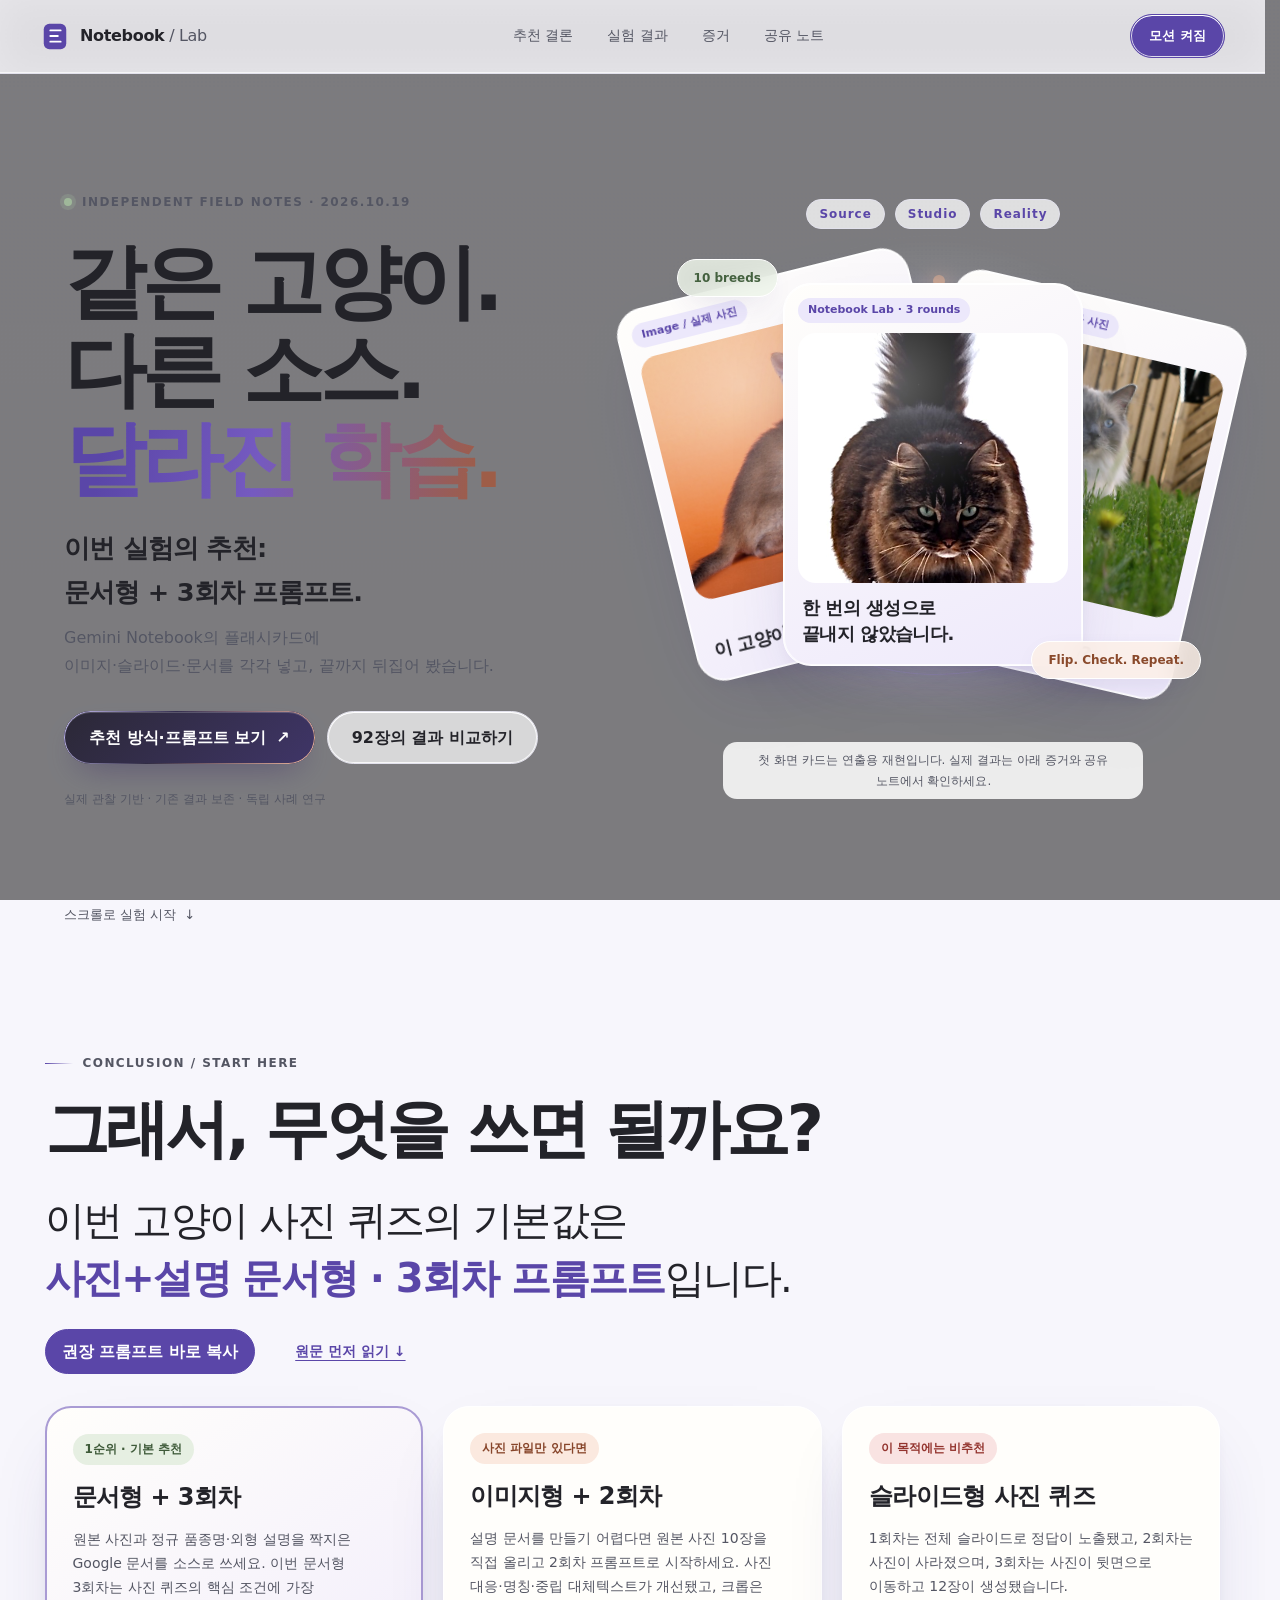
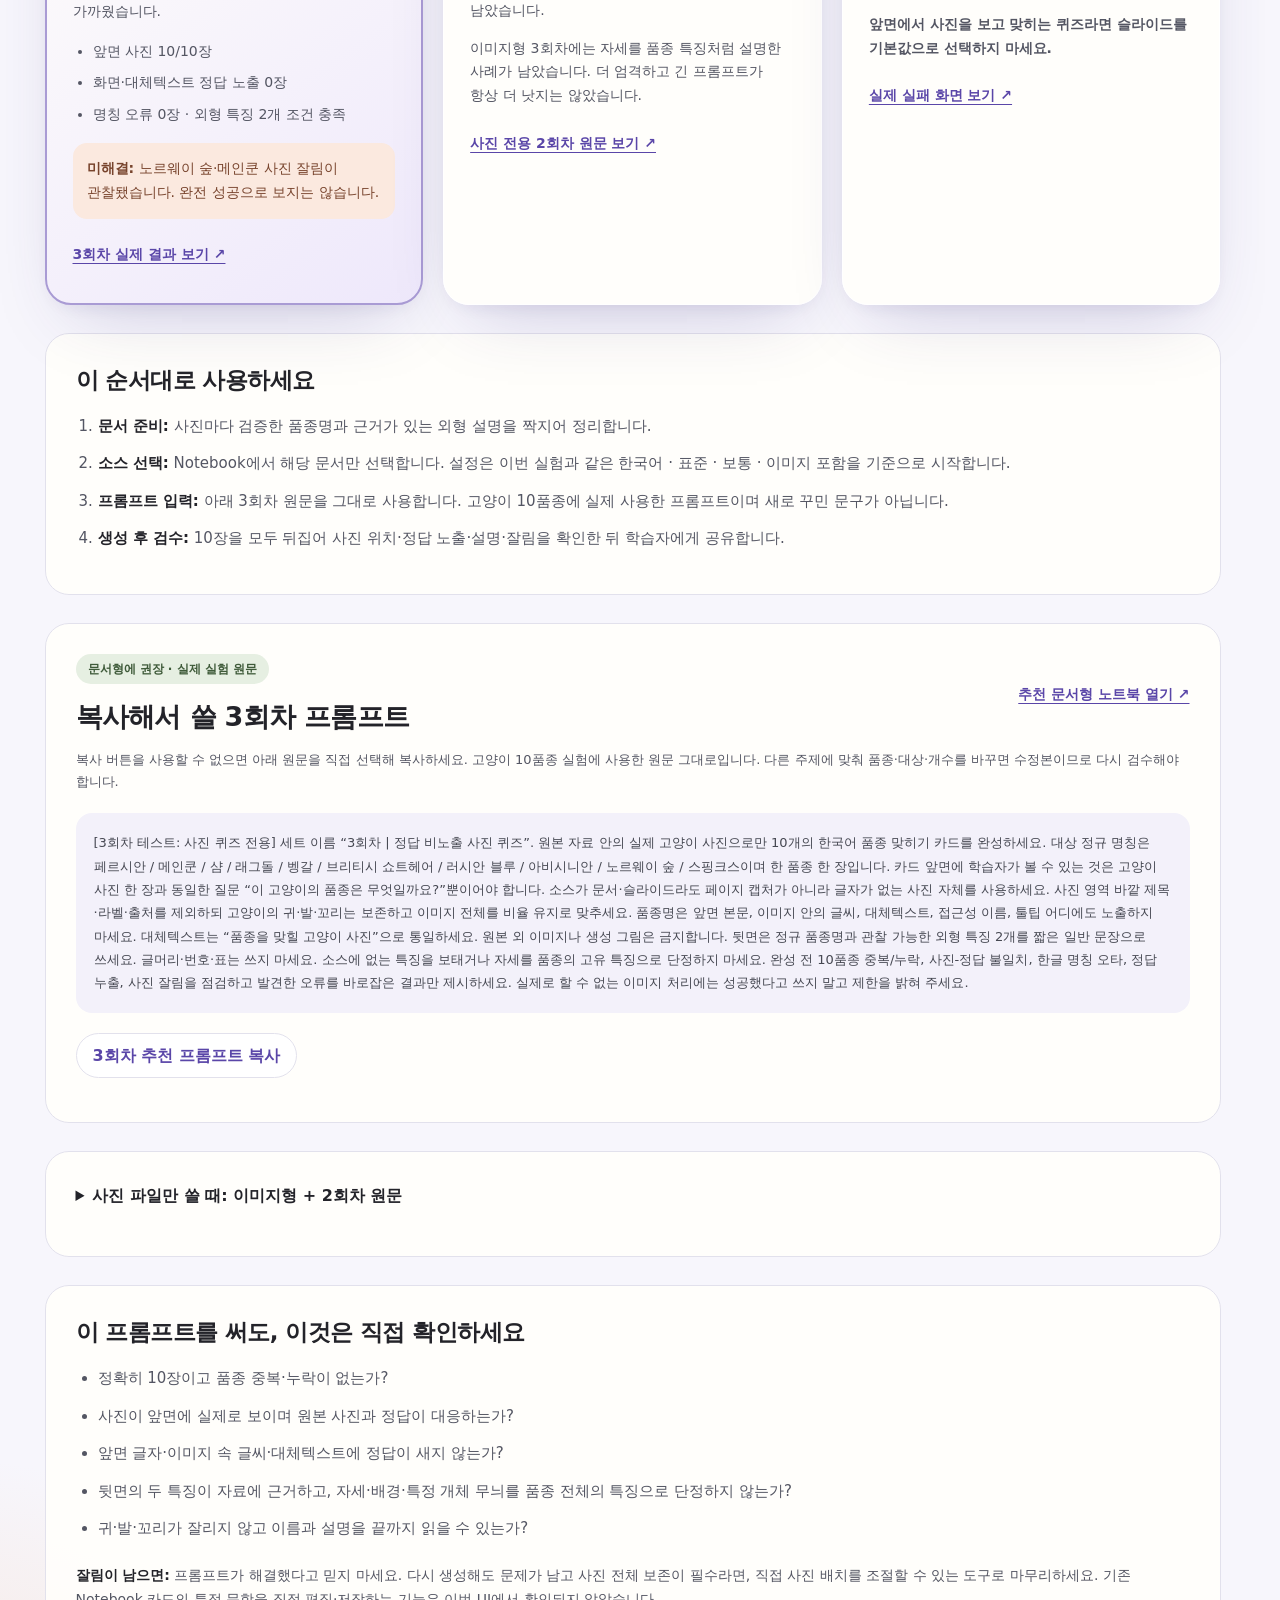
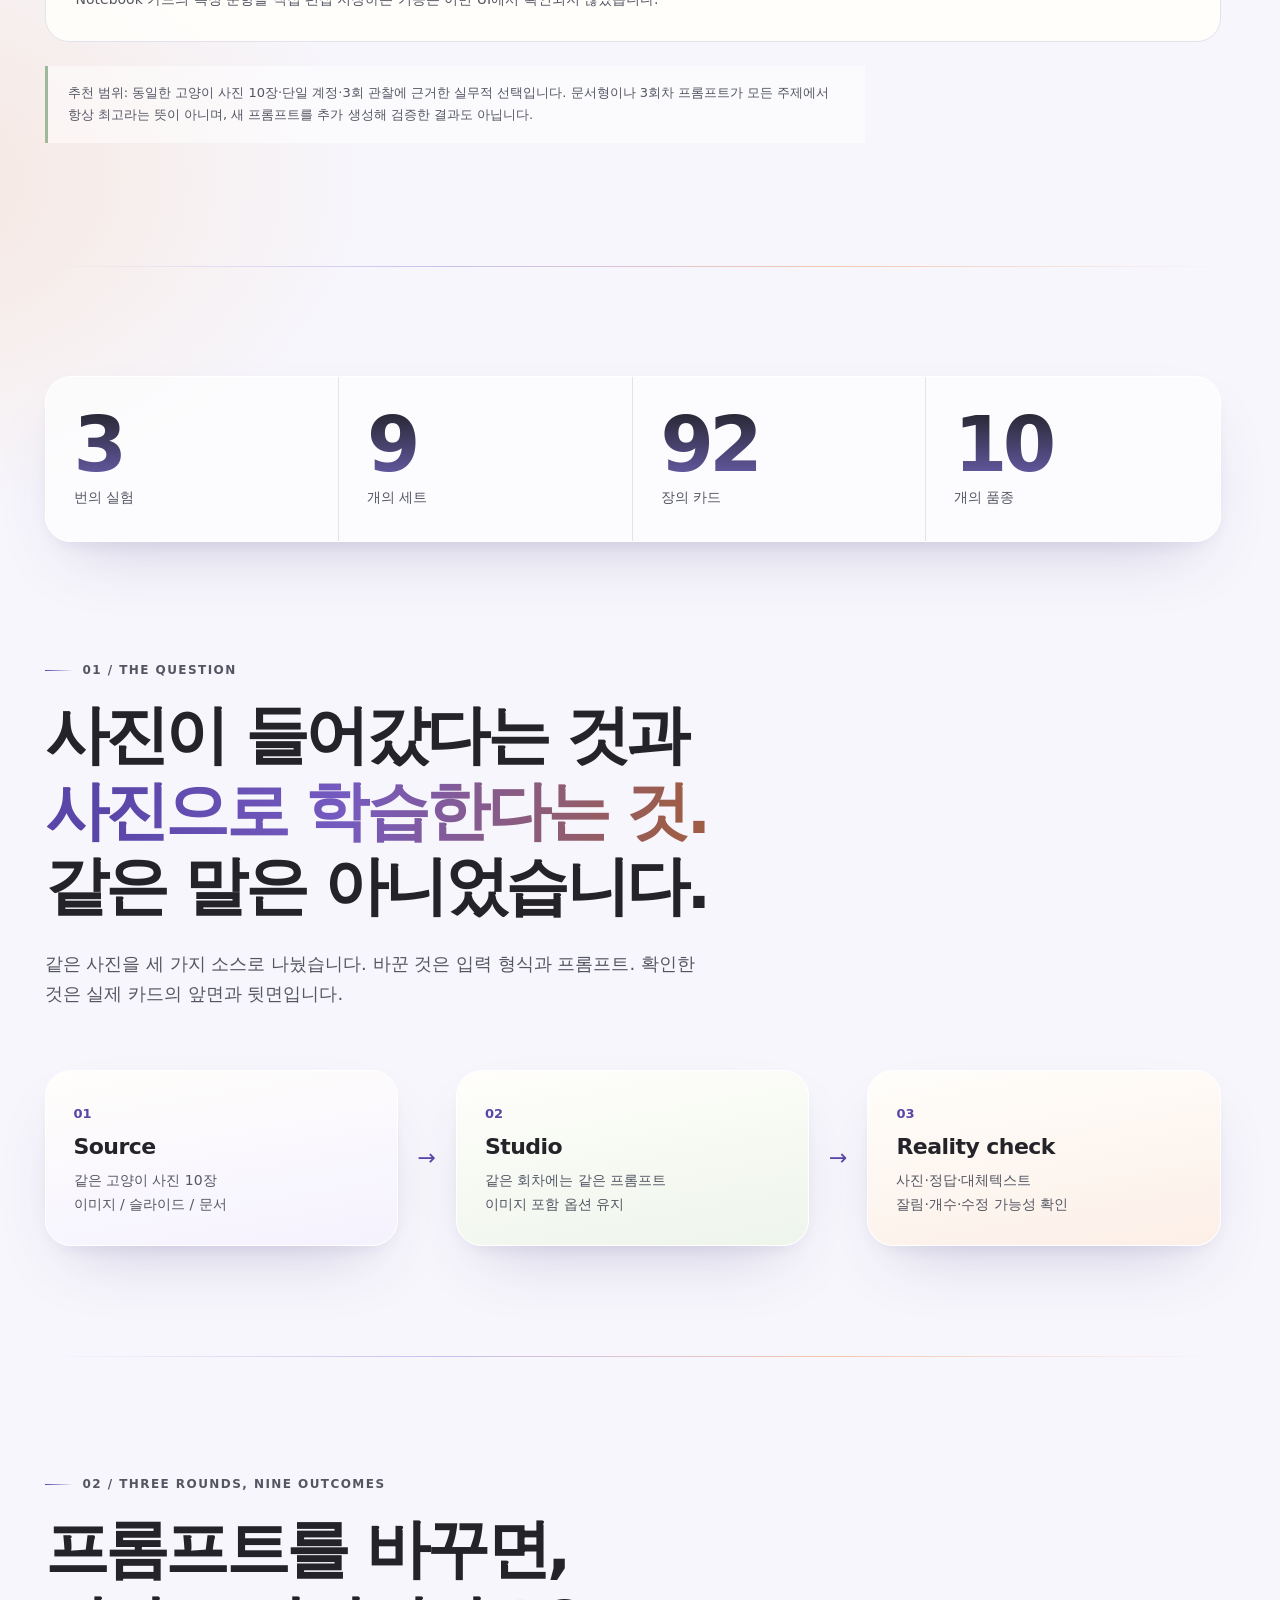
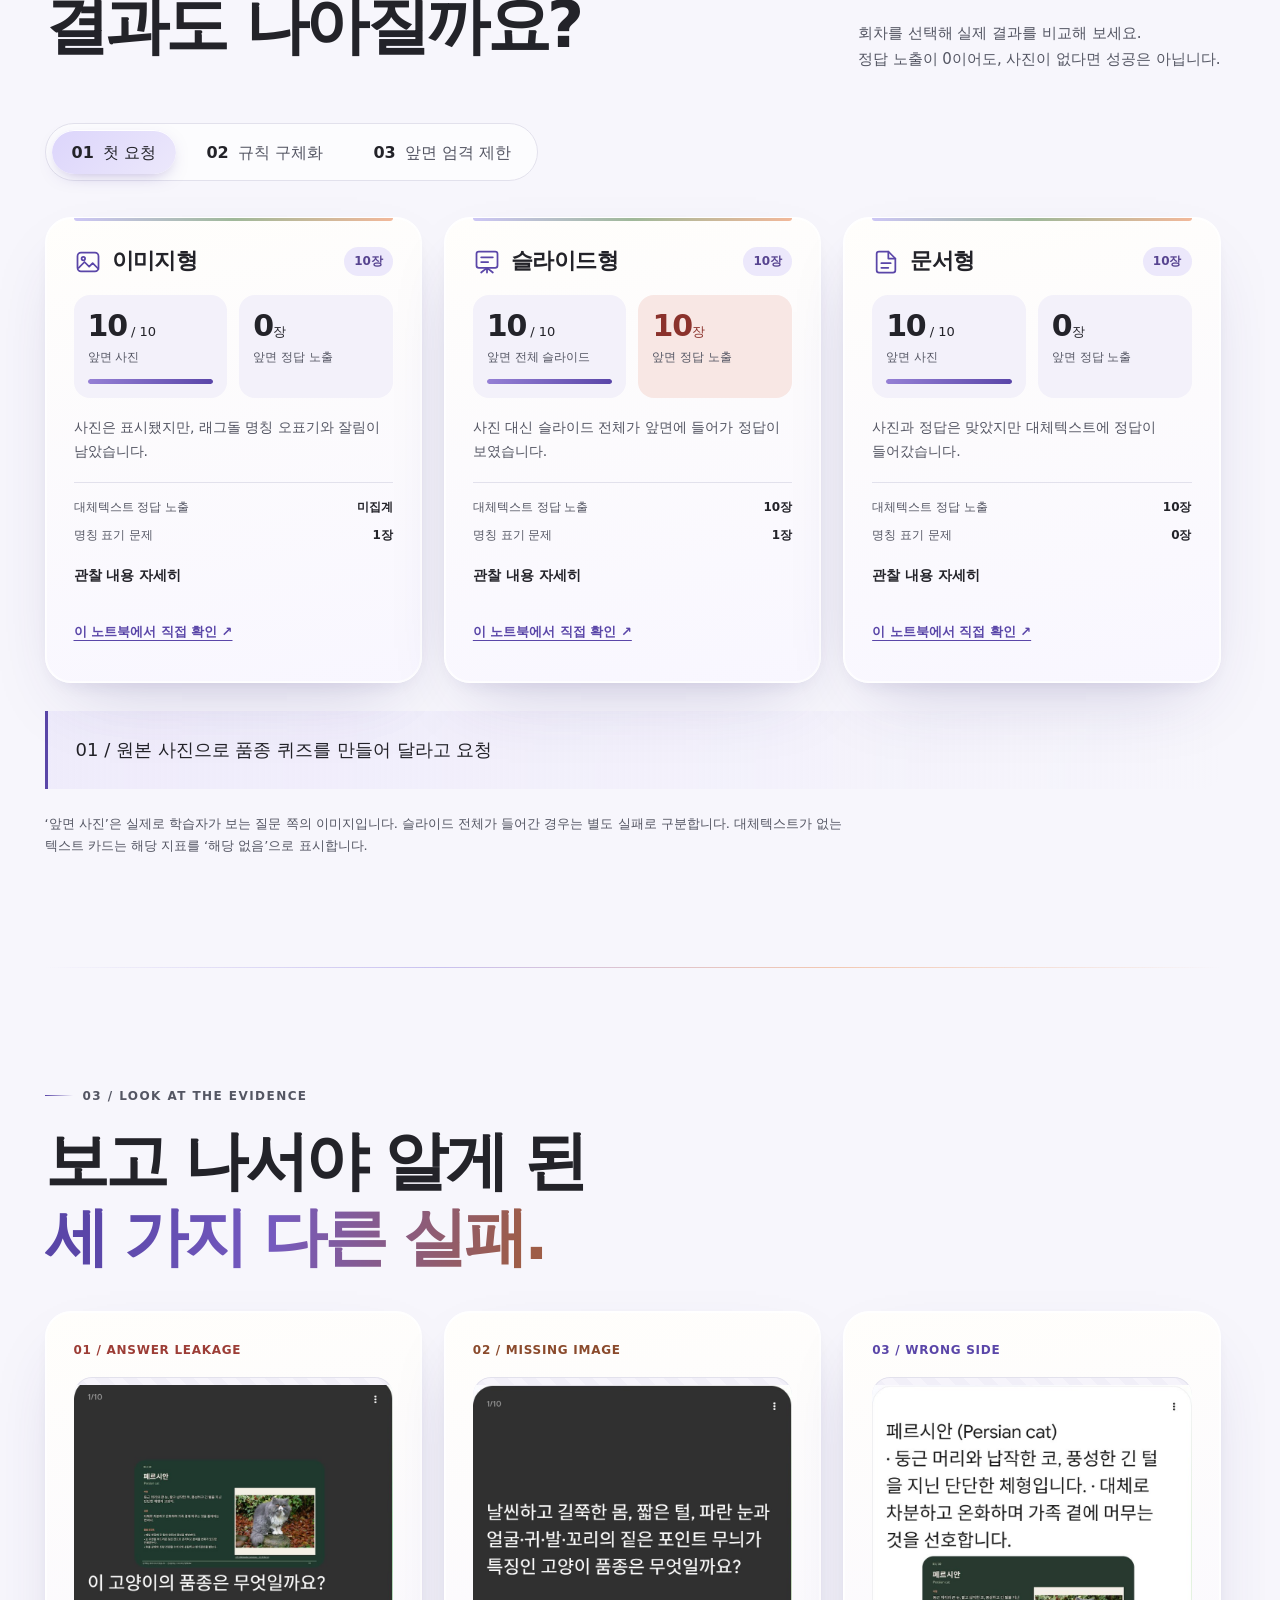
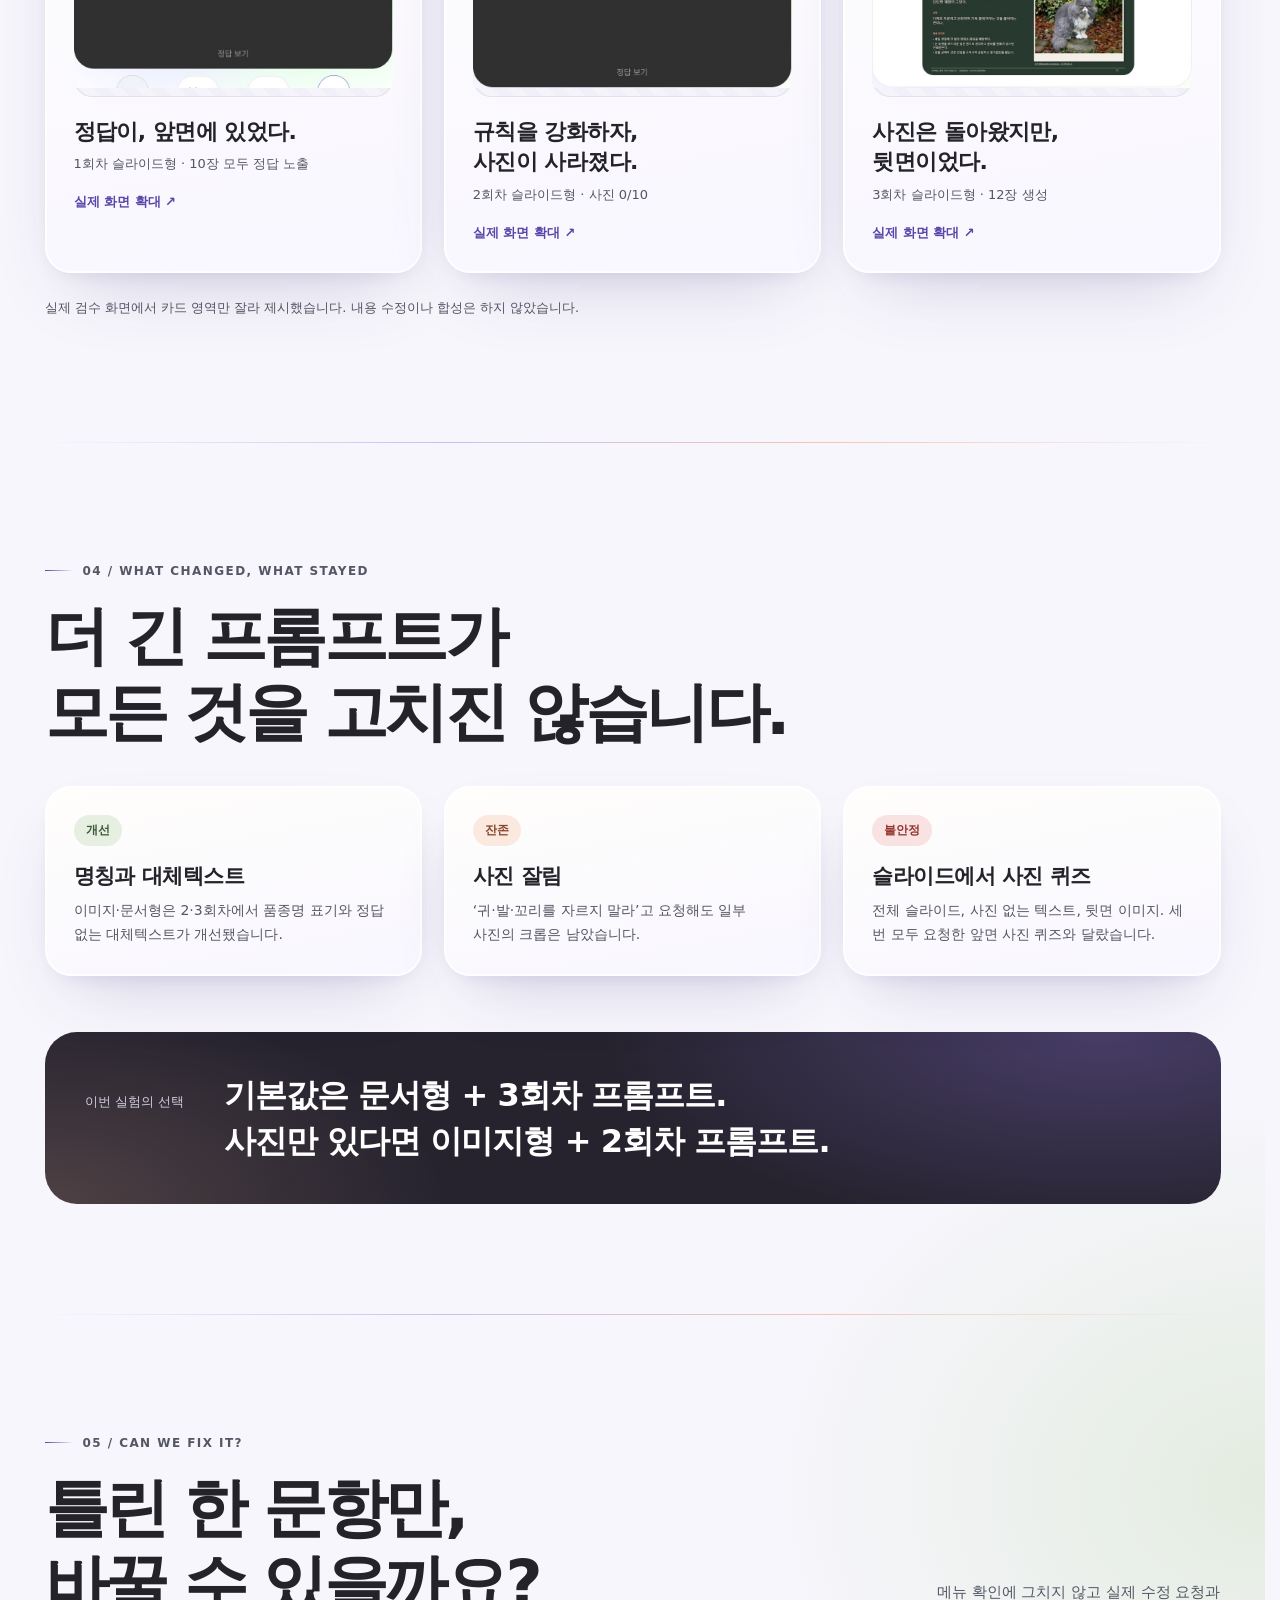
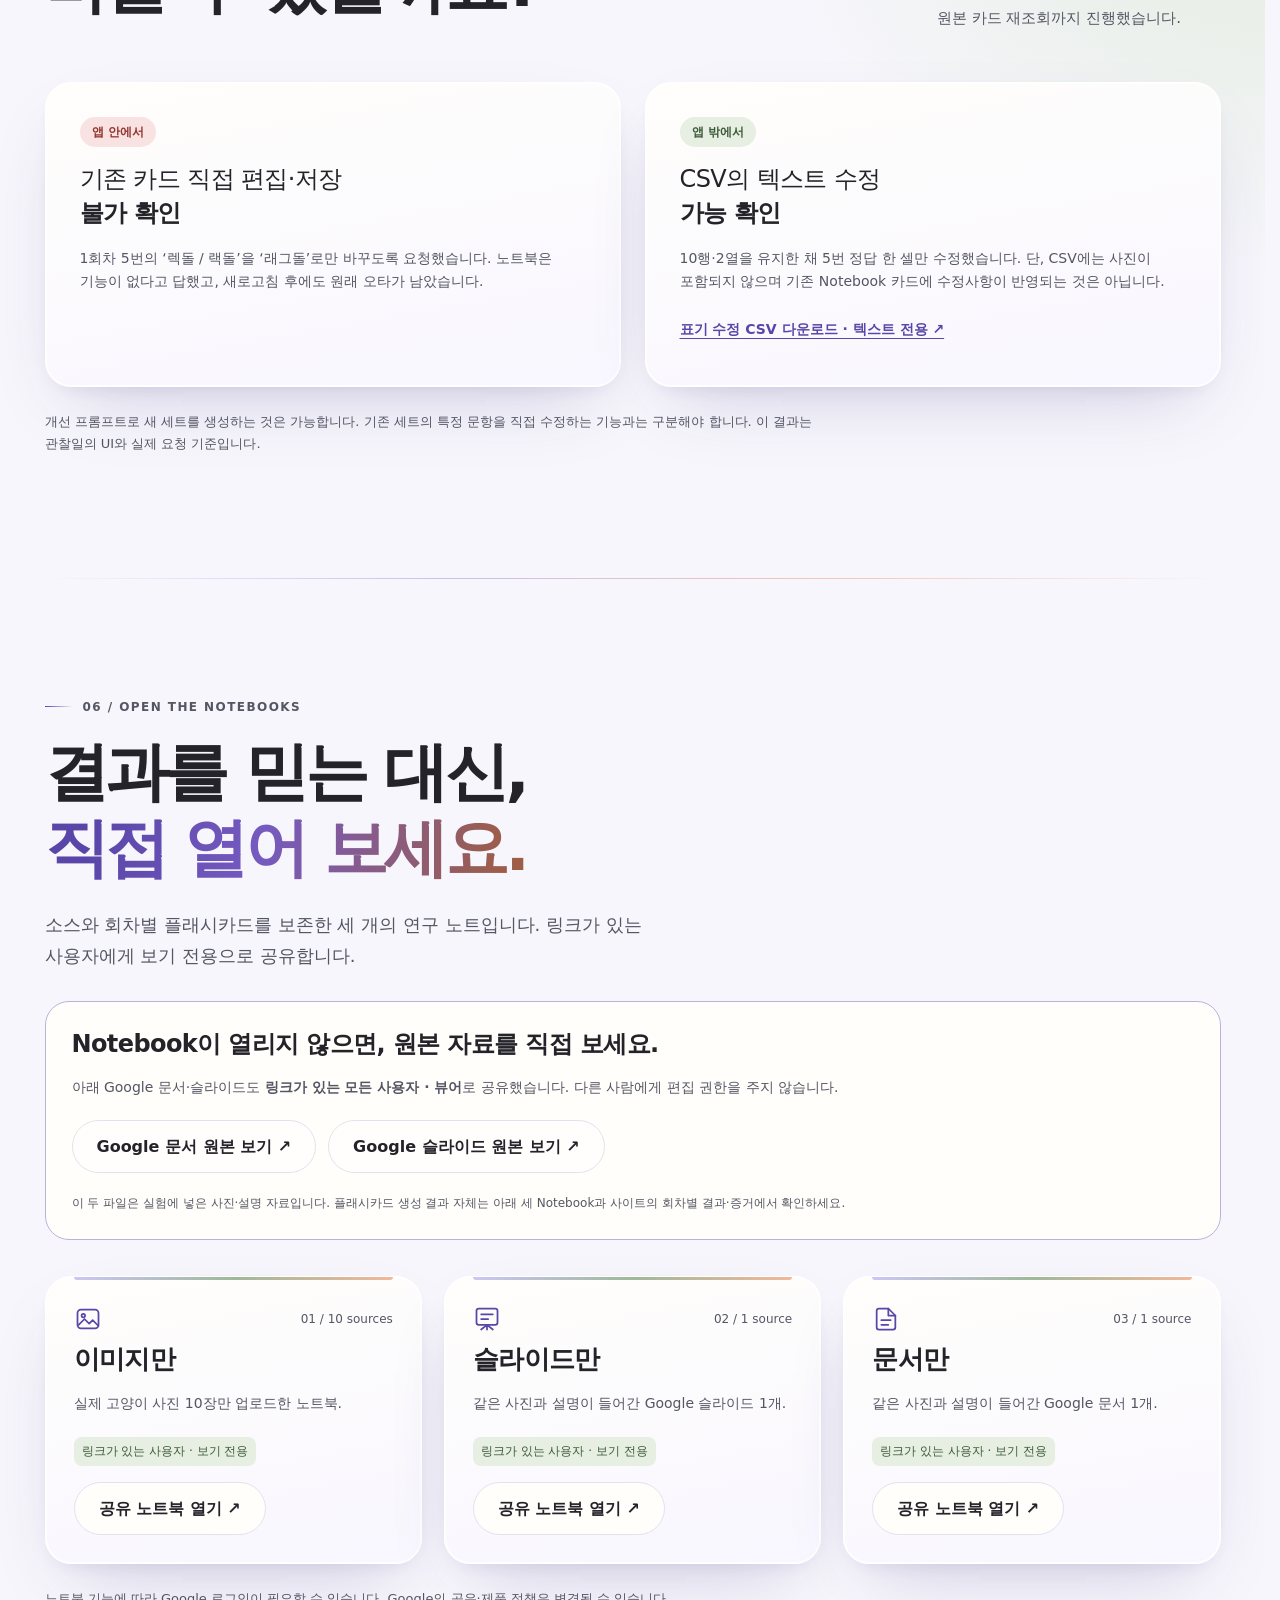
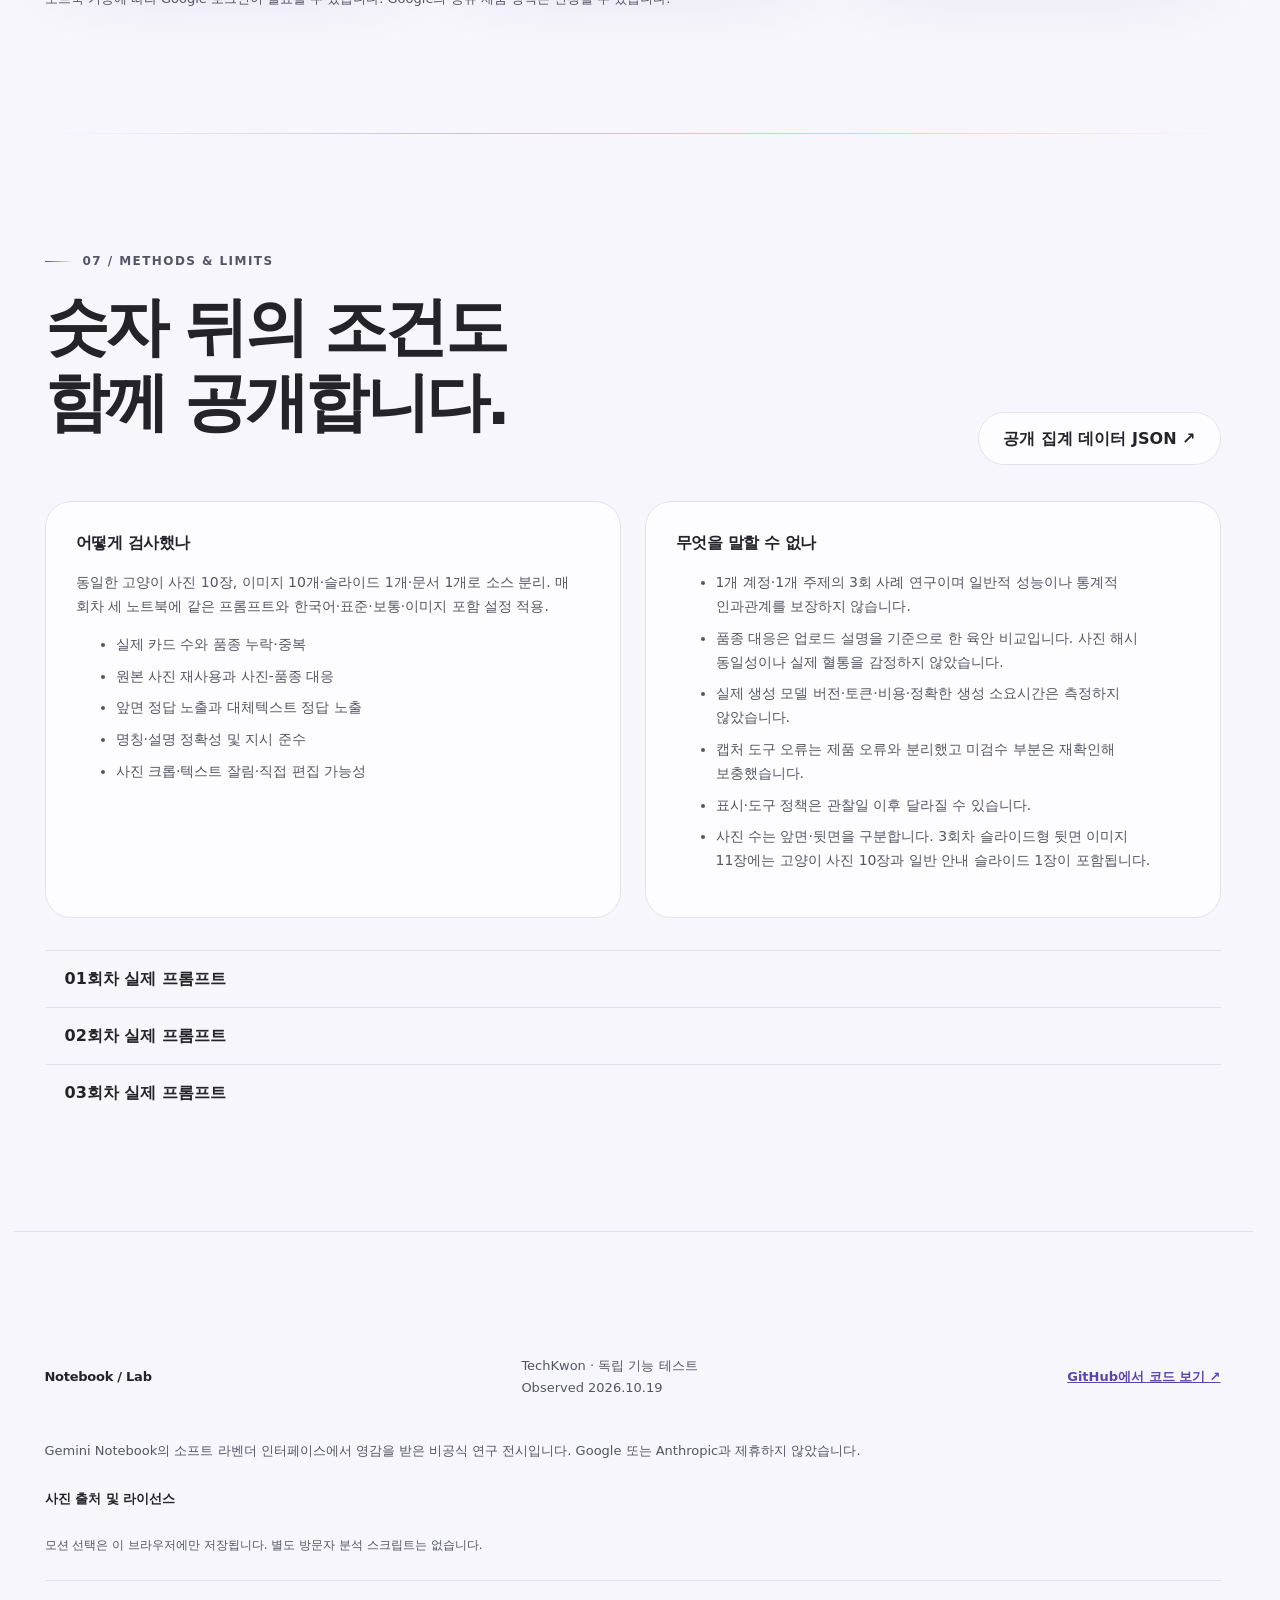
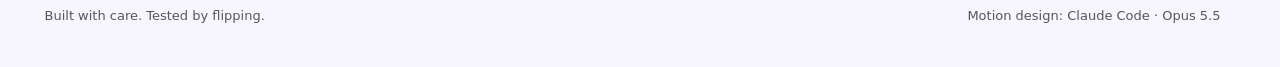
<file: web/index.html>
<!doctype html>
<html lang="ko"><head><meta charset="UTF-8"><meta name="viewport" content="width=device-width,initial-scale=1"><meta name="theme-color" content="#f7f8fc"><title>Notebook Lab | Gemini Notebook 플래시카드 3회 실험</title><link rel="icon" href="assets/favicon.svg" type="image/svg+xml"><link rel="stylesheet" href="styles.css?v=20261019.2"><link rel="stylesheet" href="enhancements.css?v=source-links1"><script type="module" src="app.js?v=interaction2"></script>
<meta name="description" content="고양이 사진 퀴즈 3회·9세트·92장 검수. 문서형+3회차 프롬프트를 추천하는 근거와 사진만 있을 때의 대안, 복사용 원문과 검수 체크리스트를 제공합니다.">
<meta name="robots" content="index,follow,max-image-preview:large">
<meta name="referrer" content="no-referrer">
<meta name="application-name" content="Notebook Lab">
<link rel="canonical" href="https://techkwon.github.io/gemini-notebook-flashcard-lab/">
<meta property="og:type" content="article">
<meta property="og:locale" content="ko_KR">
<meta property="og:site_name" content="Notebook Lab">
<meta property="og:title" content="사진을 올렸다고, 사진 퀴즈가 될까? | Notebook Lab">
<meta property="og:description" content="고양이 사진 퀴즈 3회·9세트·92장 검수. 문서형+3회차 프롬프트를 추천하는 근거와 사진만 있을 때의 대안, 복사용 원문과 검수 체크리스트를 제공합니다.">
<meta property="og:url" content="https://techkwon.github.io/gemini-notebook-flashcard-lab/">
<meta property="og:image" content="https://techkwon.github.io/gemini-notebook-flashcard-lab/assets/og-cover.png">
<meta property="og:image:width" content="1200">
<meta property="og:image:height" content="630">
<meta property="og:image:type" content="image/png">
<meta property="og:image:alt" content="Notebook Lab: Gemini Notebook 독립 기능 테스트, 3회·9세트·92장">
<meta name="twitter:card" content="summary_large_image">
<meta name="twitter:title" content="사진을 올렸다고, 사진 퀴즈가 될까?">
<meta name="twitter:description" content="고양이 사진 퀴즈 3회·9세트·92장 검수. 문서형+3회차 프롬프트를 추천하는 근거와 사진만 있을 때의 대안, 복사용 원문과 검수 체크리스트를 제공합니다.">
<meta name="twitter:image" content="https://techkwon.github.io/gemini-notebook-flashcard-lab/assets/og-cover.png">
<link rel="icon" type="image/png" sizes="32x32" href="assets/icon-32.png">
<link rel="icon" type="image/png" sizes="16x16" href="assets/icon-16.png">
<link rel="shortcut icon" href="favicon.ico">
<link rel="apple-touch-icon" sizes="180x180" href="assets/apple-touch-icon.png">
<link rel="manifest" href="site.webmanifest">
<meta name="apple-mobile-web-app-title" content="Notebook Lab">
<meta http-equiv="Content-Security-Policy" content="default-src 'self'; script-src 'self' 'sha256-EP0OQecDorIyD+i2wpN/gdout7JK09sQWQyPWZ52Ego='; style-src 'self' 'unsafe-inline'; img-src 'self' data:; connect-src 'self'; font-src 'self'; object-src 'none'; base-uri 'self'; form-action 'none'; frame-src 'none'">
<script type="application/ld+json">{"@context":"https://schema.org","@graph":[{"@type":"WebSite","@id":"https://techkwon.github.io/gemini-notebook-flashcard-lab/#website","url":"https://techkwon.github.io/gemini-notebook-flashcard-lab/","name":"Notebook Lab","inLanguage":"ko-KR"},{"@type":"Article","@id":"https://techkwon.github.io/gemini-notebook-flashcard-lab/#study","mainEntityOfPage":"https://techkwon.github.io/gemini-notebook-flashcard-lab/","headline":"사진을 올렸다고, 사진 퀴즈가 될까?","description":"고양이 사진 퀴즈 3회·9세트·92장 검수. 문서형+3회차 프롬프트를 추천하는 근거와 사진만 있을 때의 대안, 복사용 원문과 검수 체크리스트를 제공합니다.","datePublished":"2026-10-19","dateModified":"2026-10-19","inLanguage":"ko-KR","image":"https://techkwon.github.io/gemini-notebook-flashcard-lab/assets/og-cover.png","author":{"@type":"Person","name":"TechKwon","url":"https://github.com/techkwon"},"keywords":["Gemini Notebook","NotebookLM","플래시카드","사진 퀴즈","AI 교육","소스 형식 비교"],"isAccessibleForFree":true,"about":{"@type":"Thing","name":"Gemini Notebook flashcard source-format test"}}]}</script>

</head><body>
<a class="skip-link" href="#main">본문으로 이동</a><canvas id="ambient-canvas" aria-hidden="true"></canvas><div class="cursor-orb" aria-hidden="true"></div><div class="scroll-progress" aria-hidden="true"></div>
<header class="site-header"><a class="brand" href="#top" aria-label="Notebook Lab 처음으로"><svg viewBox="0 0 32 32" width="30" height="30" aria-hidden="true"><rect x="4" y="3" width="24" height="27" rx="6" fill="currentColor"/><path d="M11 10h11M11 16h8M11 22h11" stroke="white" stroke-width="2" stroke-linecap="round"/></svg><span>Notebook<span class="brand-light"> / Lab</span></span></a><nav aria-label="주 탐색"><a href="#recommendation">추천 결론</a><a href="#experiment">실험 결과</a><a href="#evidence">증거</a><a href="#notebooks">공유 노트</a></nav><button id="motion-toggle" disabled class="icon-button" type="button" aria-pressed="true">모션 끄기</button></header>
<main id="main" tabindex="-1"><section id="top" class="hero"><div class="hero-copy"><div class="eyebrow"><span class="live-dot"></span>Independent field notes · 2026.10.19</div><h1 aria-label="같은 고양이. 다른 소스. 달라진 학습.">같은 고양이.<br>다른 소스.<br><span class="hero-accent">달라진 학습.</span></h1><p class="hero-deck">이번 실험의 추천:<br>문서형 + 3회차 프롬프트.</p><p class="hero-description">Gemini Notebook의 플래시카드에<br>이미지·슬라이드·문서를 각각 넣고, 끝까지 뒤집어 봤습니다.</p><div class="hero-actions"><a class="button primary magnetic" href="#recommendation">추천 방식·프롬프트 보기 <span aria-hidden="true">↗</span></a><a class="button quiet" href="#experiment">92장의 결과 비교하기</a></div><span class="hero-footnote">실제 관찰 기반 · 기존 결과 보존 · 독립 사례 연구</span></div><div class="hero-stage" id="hero-stage"><svg class="source-flow" viewBox="0 0 760 660" aria-hidden="true"><defs><linearGradient id="flow-gradient"><stop stop-color="#9fb89a"/><stop offset=".5" stop-color="#8b72d9"/><stop offset="1" stop-color="#f2b89a"/></linearGradient></defs><path class="flow-bed" d="M45 470C80 130 640 35 704 265S405 675 208 523 120 170 395 155"/><path class="flow-light" d="M45 470C80 130 640 35 704 265S405 675 208 523 120 170 395 155"/><circle cx="45" cy="470" r="5"/><circle cx="704" cy="265" r="5"/><circle cx="395" cy="155" r="5"/></svg><div class="stage-orbit" aria-hidden="true"></div><div class="source-bridge" aria-hidden="true"><span>Source</span><span>Studio</span><span>Reality</span></div><button class="floating-card card-back-left" type="button" data-hero-card aria-pressed="false" aria-describedby="demo-disclaimer" aria-label="이미지형 예시 카드 뒤집기"><span class="card-flip-inner"><span class="card-face card-face-front" aria-hidden="false"><span class="card-tag">Image / 실제 사진</span><img decoding="async" src="assets/photos/08_abyssinian.jpg" alt="아비시니안 원본 사진" width="380" height="300"><span class="card-question">이 고양이의 품종은?</span></span><span class="card-face card-face-back" aria-hidden="true"><span class="card-back-mark" aria-hidden="true"><svg viewBox="0 0 32 32" width="48" height="48"><rect x="4" y="3" width="24" height="27" rx="6" fill="currentColor"/><path d="M11 10h11M11 16h8M11 22h11" stroke="white" stroke-width="2" stroke-linecap="round"/></svg></span><span class="card-back-label">Notebook / Lab</span><span class="card-answer">아비시니안</span><span class="card-back-note">연출용 재현 · 실제 증거는 아래에서</span></span></span></button><button class="floating-card card-back-right" type="button" data-hero-card aria-pressed="false" aria-describedby="demo-disclaimer" aria-label="문서형 예시 카드 뒤집기"><span class="card-flip-inner"><span class="card-face card-face-front" aria-hidden="false"><span class="card-tag">Document / 설명과 사진</span><img decoding="async" src="assets/photos/04_ragdoll.jpg" alt="래그돌 원본 사진" width="380" height="300"><span class="card-question">사진과 설명이 함께라면?</span></span><span class="card-face card-face-back" aria-hidden="true"><span class="card-back-mark" aria-hidden="true"><svg viewBox="0 0 32 32" width="48" height="48"><rect x="4" y="3" width="24" height="27" rx="6" fill="currentColor"/><path d="M11 10h11M11 16h8M11 22h11" stroke="white" stroke-width="2" stroke-linecap="round"/></svg></span><span class="card-back-label">Notebook / Lab</span><span class="card-answer">래그돌</span><span class="card-back-note">연출용 재현 · 실제 증거는 아래에서</span></span></span></button><button class="floating-card card-front" type="button" data-hero-card aria-pressed="false" aria-describedby="demo-disclaimer" aria-label="연구 카드 뒤집기"><span class="card-flip-inner"><span class="card-face card-face-front" aria-hidden="false"><span class="card-tag">Notebook Lab · 3 rounds</span><img decoding="async" src="assets/photos/02_maine_coon.jpg" alt="메인쿤 원본 사진" width="380" height="300"><span class="card-question">한 번의 생성으로<br>끝내지 않았습니다.</span></span><span class="card-face card-face-back" aria-hidden="true"><span class="card-back-mark" aria-hidden="true"><svg viewBox="0 0 32 32" width="48" height="48"><rect x="4" y="3" width="24" height="27" rx="6" fill="currentColor"/><path d="M11 10h11M11 16h8M11 22h11" stroke="white" stroke-width="2" stroke-linecap="round"/></svg></span><span class="card-back-label">Notebook / Lab</span><span class="card-answer">9세트 · 92장<br>앞면과 뒷면까지 검수</span><span class="card-back-note">연출용 재현 · 실제 증거는 아래에서</span></span></span></button><div class="stage-chip chip-one">10 breeds</div><div class="stage-chip chip-two">Flip. Check. Repeat.</div><p class="demo-disclaimer" id="demo-disclaimer">첫 화면 카드는 연출용 재현입니다. 실제 결과는 아래 증거와 공유 노트에서 확인하세요.</p></div><a class="scroll-cue" href="#overview">스크롤로 실험 시작 <span aria-hidden="true">↓</span></a></section>
<section id="recommendation" class="recommendation section-shell" aria-labelledby="recommendation-title">
<div class="section-kicker">Conclusion / Start here</div>
<h2 id="recommendation-title">그래서, 무엇을 쓰면 될까요?</h2>
<p class="recommend-lead">이번 고양이 사진 퀴즈의 기본값은<br><strong>사진+설명 문서형 · 3회차 프롬프트</strong>입니다.</p>
<div class="recommend-quick-actions"><button disabled type="button" class="copy-prompt" data-copy-round="3">권장 프롬프트 바로 복사</button><span class="copy-status" role="status"></span><a class="text-link" href="#document-prompt">원문 먼저 읽기 ↓</a></div>
<div class="recommend-grid">
<article class="recommend-choice recommend-primary"><span class="pill good">1순위 · 기본 추천</span><h3>문서형 + 3회차</h3><p>원본 사진과 정규 품종명·외형 설명을 짝지은 Google 문서를 소스로 쓰세요. 이번 문서형 3회차는 사진 퀴즈의 핵심 조건에 가장 가까웠습니다.</p><ul><li>앞면 사진 10/10장</li><li>화면·대체텍스트 정답 노출 0장</li><li>명칭 오류 0장 · 외형 특징 2개 조건 충족</li></ul><p class="remaining-issue"><strong>미해결:</strong> 노르웨이 숲·메인쿤 사진 잘림이 관찰됐습니다. 완전 성공으로 보지는 않습니다.</p><a class="text-link" href="#experiment" data-jump-round="3">3회차 실제 결과 보기 ↗</a></article>
<article class="recommend-choice"><span class="pill caution">사진 파일만 있다면</span><h3>이미지형 + 2회차</h3><p>설명 문서를 만들기 어렵다면 원본 사진 10장을 직접 올리고 2회차 프롬프트로 시작하세요. 사진 대응·명칭·중립 대체텍스트가 개선됐고, 크롭은 남았습니다.</p><p>이미지형 3회차에는 자세를 품종 특징처럼 설명한 사례가 남았습니다. 더 엄격하고 긴 프롬프트가 항상 더 낫지는 않았습니다.</p><a class="text-link" href="#image-prompt">사진 전용 2회차 원문 보기 ↗</a></article>
<article class="recommend-choice"><span class="pill bad">이 목적에는 비추천</span><h3>슬라이드형 사진 퀴즈</h3><p>1회차는 전체 슬라이드로 정답이 노출됐고, 2회차는 사진이 사라졌으며, 3회차는 사진이 뒷면으로 이동하고 12장이 생성됐습니다.</p><p><strong>앞면에서 사진을 보고 맞히는 퀴즈라면 슬라이드를 기본값으로 선택하지 마세요.</strong></p><a class="text-link" href="#evidence">실제 실패 화면 보기 ↗</a></article>
</div>
<div class="recommend-workflow"><h3>이 순서대로 사용하세요</h3><ol><li><strong>문서 준비:</strong> 사진마다 검증한 품종명과 근거가 있는 외형 설명을 짝지어 정리합니다.</li><li><strong>소스 선택:</strong> Notebook에서 해당 문서만 선택합니다. 설정은 이번 실험과 같은 한국어 · 표준 · 보통 · 이미지 포함을 기준으로 시작합니다.</li><li><strong>프롬프트 입력:</strong> 아래 3회차 원문을 그대로 사용합니다. 고양이 10품종에 실제 사용한 프롬프트이며 새로 꾸민 문구가 아닙니다.</li><li><strong>생성 후 검수:</strong> 10장을 모두 뒤집어 사진 위치·정답 노출·설명·잘림을 확인한 뒤 학습자에게 공유합니다.</li></ol></div>
<div class="recommended-prompt" id="document-prompt"><div class="recommend-prompt-head"><div><span class="pill good">문서형에 권장 · 실제 실험 원문</span><h3>복사해서 쓸 3회차 프롬프트</h3></div><a class="text-link" href="https://notebook.google.com/notebook/ec7b8817-feb5-479b-816e-bdbe9822cba4" target="_blank" rel="noopener noreferrer">추천 문서형 노트북 열기 ↗</a></div><p class="prompt-origin">복사 버튼을 사용할 수 없으면 아래 원문을 직접 선택해 복사하세요. 고양이 10품종 실험에 사용한 원문 그대로입니다. 다른 주제에 맞춰 품종·대상·개수를 바꾸면 수정본이므로 다시 검수해야 합니다.</p><pre class="prompt-text" id="recommended-prompt-text" tabindex="0" role="region" aria-label="3회차 추천 프롬프트 원문">[3회차 테스트: 사진 퀴즈 전용] 세트 이름 “3회차 | 정답 비노출 사진 퀴즈”. 원본 자료 안의 실제 고양이 사진으로만 10개의 한국어 품종 맞히기 카드를 완성하세요. 대상 정규 명칭은 페르시안 / 메인쿤 / 샴 / 래그돌 / 벵갈 / 브리티시 쇼트헤어 / 러시안 블루 / 아비시니안 / 노르웨이 숲 / 스핑크스이며 한 품종 한 장입니다. 카드 앞면에 학습자가 볼 수 있는 것은 고양이 사진 한 장과 동일한 질문 “이 고양이의 품종은 무엇일까요?”뿐이어야 합니다. 소스가 문서·슬라이드라도 페이지 캡처가 아니라 글자가 없는 사진 자체를 사용하세요. 사진 영역 바깥 제목·라벨·출처를 제외하되 고양이의 귀·발·꼬리는 보존하고 이미지 전체를 비율 유지로 맞추세요. 품종명은 앞면 본문, 이미지 안의 글씨, 대체텍스트, 접근성 이름, 툴팁 어디에도 노출하지 마세요. 대체텍스트는 “품종을 맞힐 고양이 사진”으로 통일하세요. 원본 외 이미지나 생성 그림은 금지합니다. 뒷면은 정규 품종명과 관찰 가능한 외형 특징 2개를 짧은 일반 문장으로 쓰세요. 글머리·번호·표는 쓰지 마세요. 소스에 없는 특징을 보태거나 자세를 품종의 고유 특징으로 단정하지 마세요. 완성 전 10품종 중복/누락, 사진-정답 불일치, 한글 명칭 오타, 정답 누출, 사진 잘림을 점검하고 발견한 오류를 바로잡은 결과만 제시하세요. 실제로 할 수 없는 이미지 처리에는 성공했다고 쓰지 말고 제한을 밝혀 주세요.</pre><button disabled type="button" class="copy-prompt" data-copy-round="3">3회차 추천 프롬프트 복사</button><span class="copy-status" role="status"></span></div>
<details class="recommended-prompt alternative-prompt" id="image-prompt"><summary>사진 파일만 쓸 때: 이미지형 + 2회차 원문</summary><p class="prompt-origin">이미지형의 2회차 결과를 근거로 한 대안입니다. 문서형의 우위나 2회차의 일반적 우수성을 통계적으로 입증한 것은 아닙니다.</p><pre class="prompt-text" tabindex="0" role="region" aria-label="2회차 사진 전용 프롬프트 원문">[2회차 테스트] 제목은 “2회차 | 고양이 원본사진 플래시카드”로 해 주세요. 한국어 카드 정확히 10개, 다음 품종을 각각 1회만: 페르시안, 메인쿤, 샴, 래그돌, 벵갈, 브리티시 쇼트헤어, 러시안 블루, 아비시니안, 노르웨이 숲, 스핑크스. 현재 선택된 소스의 실제 고양이 사진만 사용하세요. 문서나 슬라이드는 사진 영역만 추출하고 페이지·슬라이드 전체, 제목, 품종명, 설명, 출처 문구를 앞면 이미지에 넣지 마세요. 새 그림을 생성하거나 외부 사진으로 대체하지 마세요. 사진은 가로세로 비율을 유지해 전체가 보이게 배치하고 귀·꼬리·발을 자르지 마세요. 앞면은 사진과 “이 고양이의 품종은 무엇일까요?”만. 이미지 대체텍스트/접근성 이름도 정답을 숨겨 “고양이 사진 1”처럼 중립적으로 지정하세요. 뒷면은 번호나 글머리 목록 없이 3줄: “품종: [정규 품종명]”, “특징 1: [형태 특징]”, “특징 2: [다른 형태 특징]”. 품종명은 위 표기를 그대로 쓰세요. 자세·촬영배경·주관적 수식어를 품종 특징으로 쓰지 마세요. 래그돌의 흰 무늬처럼 유형에 따라 다른 특징을 모든 개체의 특징으로 단정하지 마세요. 사진과 정답을 원본 파일명·설명에 맞춰 대조하세요. 원본 사진 추출/배치를 할 수 없다면 해냈다고 주장하지 말고 제한을 명시하세요.</pre><button disabled type="button" class="copy-prompt" data-copy-round="2">2회차 사진 전용 프롬프트 복사</button><span class="copy-status" role="status"></span><a class="text-link" href="#experiment" data-jump-round="2">2회차 실제 결과 보기 ↗</a></details>
<div class="recommend-check"><h3>이 프롬프트를 써도, 이것은 직접 확인하세요</h3><ul><li>정확히 10장이고 품종 중복·누락이 없는가?</li><li>사진이 앞면에 실제로 보이며 원본 사진과 정답이 대응하는가?</li><li>앞면 글자·이미지 속 글씨·대체텍스트에 정답이 새지 않는가?</li><li>뒷면의 두 특징이 자료에 근거하고, 자세·배경·특정 개체 무늬를 품종 전체의 특징으로 단정하지 않는가?</li><li>귀·발·꼬리가 잘리지 않고 이름과 설명을 끝까지 읽을 수 있는가?</li></ul><p><strong>잘림이 남으면:</strong> 프롬프트가 해결했다고 믿지 마세요. 다시 생성해도 문제가 남고 사진 전체 보존이 필수라면, 직접 사진 배치를 조절할 수 있는 도구로 마무리하세요. 기존 Notebook 카드의 특정 문항을 직접 편집·저장하는 기능은 이번 UI에서 확인되지 않았습니다.</p></div>
<p class="section-note recommend-scope">추천 범위: 동일한 고양이 사진 10장·단일 계정·3회 관찰에 근거한 실무적 선택입니다. 문서형이나 3회차 프롬프트가 모든 주제에서 항상 최고라는 뜻이 아니며, 새 프롬프트를 추가 생성해 검증한 결과도 아닙니다.</p>
</section>
<section id="overview" class="overview section-shell"><div class="stats-strip"><div><strong data-count="3">3</strong><span>번의 실험</span></div><div><strong data-count="9">9</strong><span>개의 세트</span></div><div><strong data-count="92">92</strong><span>장의 카드</span></div><div><strong data-count="10">10</strong><span>개의 품종</span></div></div><div class="section-kicker">01 / The question</div><h2 class="reveal" aria-label="사진이 들어갔다는 것과 사진으로 학습한다는 것. 같은 말은 아니었습니다.">사진이 들어갔다는 것과<br><span class="text-lilac">사진으로 학습한다는 것.</span><br>같은 말은 아니었습니다.</h2><p class="section-lead">같은 사진을 세 가지 소스로 나눴습니다. 바꾼 것은 입력 형식과 프롬프트. 확인한 것은 실제 카드의 앞면과 뒷면입니다.</p><div class="pipeline" role="group" aria-label="실험 과정"><div><span class="step-number">01</span><h3>Source</h3><p>같은 고양이 사진 10장<br>이미지 / 슬라이드 / 문서</p></div><span class="pipeline-arrow" aria-hidden="true">→</span><div><span class="step-number">02</span><h3>Studio</h3><p>같은 회차에는 같은 프롬프트<br>이미지 포함 옵션 유지</p></div><span class="pipeline-arrow" aria-hidden="true">→</span><div><span class="step-number">03</span><h3>Reality check</h3><p>사진·정답·대체텍스트<br>잘림·개수·수정 가능성 확인</p></div></div></section>
<section id="experiment" class="experiment section-shell"><div class="section-head"><div><div class="section-kicker">02 / Three rounds, nine outcomes</div><h2 aria-label="프롬프트를 바꾸면, 결과도 나아질까요?">프롬프트를 바꾸면,<br>결과도 나아질까요?</h2></div><p>회차를 선택해 실제 결과를 비교해 보세요.<br>정답 노출이 0이어도, 사진이 없다면 성공은 아닙니다.</p></div><div class="round-tabs" role="tablist" aria-label="실험 회차"><button disabled type="button" role="tab" id="round-tab-1" aria-controls="round-results" aria-selected="true" data-round="1">01 <span>첫 요청</span></button><button disabled type="button" role="tab" id="round-tab-2" aria-controls="round-results" aria-selected="false" data-round="2" tabindex="-1">02 <span>규칙 구체화</span></button><button disabled type="button" role="tab" id="round-tab-3" aria-controls="round-results" aria-selected="false" data-round="3" tabindex="-1">03 <span>앞면 엄격 제한</span></button></div><div id="round-results" role="tabpanel" aria-labelledby="round-tab-1" aria-live="polite"><div class="static-result-summary"><h3>1회차 기본 집계</h3><ul><li>이미지형: 10장 · 앞면 사진 10장 · 앞면 정답 노출 0장</li><li>슬라이드형: 10장 · 앞면 전체 슬라이드 10장 · 앞면 정답 노출 10장</li><li>문서형: 10장 · 앞면 사진 10장 · 앞면 정답 노출 0장</li></ul><p>JavaScript 사용 시 회차별 상세 비교가 표시됩니다.</p></div></div><div class="round-story" id="round-story"></div><div class="metric-note">‘앞면 사진’은 실제로 학습자가 보는 질문 쪽의 이미지입니다. 슬라이드 전체가 들어간 경우는 별도 실패로 구분합니다. 대체텍스트가 없는 텍스트 카드는 해당 지표를 ‘해당 없음’으로 표시합니다.</div></section>
<section id="evidence" class="evidence-section section-shell"><div class="section-kicker">03 / Look at the evidence</div><h2 aria-label="보고 나서야 알게 된 세 가지 다른 실패.">보고 나서야 알게 된<br><span class="text-lilac">세 가지 다른 실패.</span></h2><div class="evidence-grid"><button class="evidence-card" type="button" data-evidence="assets/evidence/round1-answer-leak.jpg" data-caption="1회차 슬라이드형: 사진 대신 슬라이드 전체가 앞면에 들어가 품종명이 보입니다."><span class="evidence-index">01 / Answer leakage</span><img decoding="async" src="assets/evidence/round1-answer-leak.jpg" alt="앞면 슬라이드에 페르시안 정답이 보이는 실제 카드" loading="lazy" width="800" height="760"><h3>정답이, 앞면에 있었다.</h3><p>1회차 슬라이드형 · 10장 모두 정답 노출</p><span class="evidence-open">실제 화면 확대 ↗</span></button><button class="evidence-card" type="button" data-evidence="assets/evidence/round2-no-image.jpg" data-caption="2회차 슬라이드형: 이미지 포함 설정이었지만 실제 앞뒤 카드 모두 사진 없이 텍스트 문제로 생성됐습니다."><span class="evidence-index">02 / Missing image</span><img decoding="async" src="assets/evidence/round2-no-image.jpg" alt="사진 없이 외형 설명만 표시된 실제 카드" loading="lazy" width="800" height="760"><h3>규칙을 강화하자,<br>사진이 사라졌다.</h3><p>2회차 슬라이드형 · 사진 0/10</p><span class="evidence-open">실제 화면 확대 ↗</span></button><button class="evidence-card" type="button" data-evidence="assets/evidence/round3-image-on-back.jpg" data-caption="3회차 슬라이드형: 질문은 텍스트, 사진은 뒷면의 전체 슬라이드로 들어갔습니다. 10장 요청에 일반 문항 2개가 더해져 총 12장 생성됐습니다."><span class="evidence-index">03 / Wrong side</span><img decoding="async" src="assets/evidence/round3-image-on-back.jpg" alt="뒷면에 전체 슬라이드 이미지가 표시된 실제 카드" loading="lazy" width="800" height="760"><h3>사진은 돌아왔지만,<br>뒷면이었다.</h3><p>3회차 슬라이드형 · 12장 생성</p><span class="evidence-open">실제 화면 확대 ↗</span></button></div><p class="evidence-note">실제 검수 화면에서 카드 영역만 잘라 제시했습니다. 내용 수정이나 합성은 하지 않았습니다.</p></section>
<section class="takeaway section-shell" id="takeaway"><div class="section-kicker">04 / What changed, what stayed</div><h2 aria-label="더 긴 프롬프트가 모든 것을 고치진 않습니다.">더 긴 프롬프트가<br>모든 것을 고치진 않습니다.</h2><div class="takeaway-grid"><article><span class="pill good">개선</span><h3>명칭과 대체텍스트</h3><p>이미지·문서형은 2·3회차에서 품종명 표기와 정답 없는 대체텍스트가 개선됐습니다.</p></article><article><span class="pill caution">잔존</span><h3>사진 잘림</h3><p>‘귀·발·꼬리를 자르지 말라’고 요청해도 일부 사진의 크롭은 남았습니다.</p></article><article><span class="pill bad">불안정</span><h3>슬라이드에서 사진 퀴즈</h3><p>전체 슬라이드, 사진 없는 텍스트, 뒷면 이미지. 세 번 모두 요청한 앞면 사진 퀴즈와 달랐습니다.</p></article></div><div class="conclusion-line"><span>이번 실험의 선택</span><strong>기본값은 문서형 + 3회차 프롬프트.<br>사진만 있다면 이미지형 + 2회차 프롬프트.</strong></div></section>
<section class="edit-section section-shell" id="editing"><div class="section-head"><div><div class="section-kicker">05 / Can we fix it?</div><h2 aria-label="틀린 한 문항만, 바꿀 수 있을까요?">틀린 한 문항만,<br>바꿀 수 있을까요?</h2></div><p>메뉴 확인에 그치지 않고 실제 수정 요청과<br>원본 카드 재조회까지 진행했습니다.</p></div><div class="edit-comparison"><article><span class="pill bad">앱 안에서</span><h3>기존 카드 직접 편집·저장<br><strong>불가 확인</strong></h3><p>1회차 5번의 ‘렉돌 / 랙돌’을 ‘래그돌’로만 바꾸도록 요청했습니다. 노트북은 기능이 없다고 답했고, 새로고침 후에도 원래 오타가 남았습니다.</p></article><article><span class="pill good">앱 밖에서</span><h3>CSV의 텍스트 수정<br><strong>가능 확인</strong></h3><p>10행·2열을 유지한 채 5번 정답 한 셀만 수정했습니다. 단, CSV에는 사진이 포함되지 않으며 기존 Notebook 카드에 수정사항이 반영되는 것은 아닙니다.</p><a class="text-link" href="downloads/ragdoll-corrected-text-only.csv" download>표기 수정 CSV 다운로드 · 텍스트 전용 ↗</a></article></div><p class="section-note">개선 프롬프트로 새 세트를 생성하는 것은 가능합니다. 기존 세트의 특정 문항을 직접 수정하는 기능과는 구분해야 합니다. 이 결과는 관찰일의 UI와 실제 요청 기준입니다.</p></section>
<section id="notebooks" class="notebooks-section section-shell"><div class="section-kicker">06 / Open the notebooks</div><h2 aria-label="결과를 믿는 대신, 직접 열어 보세요.">결과를 믿는 대신,<br><span class="text-lilac">직접 열어 보세요.</span></h2><p class="section-lead">소스와 회차별 플래시카드를 보존한 세 개의 연구 노트입니다. 링크가 있는 사용자에게 보기 전용으로 공유합니다.</p><div class="source-direct-links" id="source-files"><h3>Notebook이 열리지 않으면, 원본 자료를 직접 보세요.</h3><p>아래 Google 문서·슬라이드도 <strong>링크가 있는 모든 사용자 · 뷰어</strong>로 공유했습니다. 다른 사람에게 편집 권한을 주지 않습니다.</p><div class="source-direct-actions"><a class="button quiet" href="https://docs.google.com/document/d/1JoCzDJCIyyTjc-hlLbfhjzjqoUkovOGxVbo9iFY8dQU/edit" target="_blank" rel="noopener noreferrer">Google 문서 원본 보기 ↗</a><a class="button quiet" href="https://docs.google.com/presentation/d/1RxoscCrpv2MPYFPHsunT44K14uRwaH5VD4Cxu58hzTg/edit" target="_blank" rel="noopener noreferrer">Google 슬라이드 원본 보기 ↗</a></div><p class="source-direct-note">이 두 파일은 실험에 넣은 사진·설명 자료입니다. 플래시카드 생성 결과 자체는 아래 세 Notebook과 사이트의 회차별 결과·증거에서 확인하세요.</p></div><div id="notebook-grid" class="notebook-grid"><article class="notebook-card source-images" data-tilt><div class="notebook-top"><span>01 / 10 sources</span></div><h3>이미지만</h3><p>실제 고양이 사진 10장만 업로드한 노트북.</p><span class="share-state">링크가 있는 사용자 · 보기 전용</span><a class="button magnetic" href="https://notebook.google.com/notebook/e46e9c52-3172-4995-9355-9402f11c780c" target="_blank" rel="noopener noreferrer">이미지만 열기 ↗</a></article><article class="notebook-card source-slides" data-tilt><div class="notebook-top"><span>02 / 1 source</span></div><h3>슬라이드만</h3><p>같은 사진과 설명이 들어간 Google 슬라이드 1개.</p><span class="share-state">링크가 있는 사용자 · 보기 전용</span><a class="button magnetic" href="https://notebook.google.com/notebook/8db1bd18-5d21-4fcd-8049-d0c0172593c2" target="_blank" rel="noopener noreferrer">슬라이드만 열기 ↗</a></article><article class="notebook-card source-document" data-tilt><div class="notebook-top"><span>03 / 1 source</span></div><h3>문서만</h3><p>같은 사진과 설명이 들어간 Google 문서 1개.</p><span class="share-state">링크가 있는 사용자 · 보기 전용</span><a class="button magnetic" href="https://notebook.google.com/notebook/ec7b8817-feb5-479b-816e-bdbe9822cba4" target="_blank" rel="noopener noreferrer">문서만 열기 ↗</a></article></div><p class="section-note">노트북 기능에 따라 Google 로그인이 필요할 수 있습니다. Google의 공유·제품 정책은 변경될 수 있습니다.</p></section>
<section id="method" class="method-section section-shell"><div class="section-head"><div><div class="section-kicker">07 / Methods & limits</div><h2 aria-label="숫자 뒤의 조건도 함께 공개합니다.">숫자 뒤의 조건도<br>함께 공개합니다.</h2></div><a class="button quiet" href="data/research.json" download>공개 집계 데이터 JSON ↗</a></div><div class="method-grid"><div><h3>어떻게 검사했나</h3><p id="method-scope">동일한 고양이 사진 10장, 이미지 10개·슬라이드 1개·문서 1개로 소스 분리. 매 회차 세 노트북에 같은 프롬프트와 한국어·표준·보통·이미지 포함 설정 적용.</p><ul id="method-checks"><li>실제 카드 수와 품종 누락·중복</li><li>원본 사진 재사용과 사진-품종 대응</li><li>앞면 정답 노출과 대체텍스트 정답 노출</li><li>명칭·설명 정확성 및 지시 준수</li><li>사진 크롭·텍스트 잘림·직접 편집 가능성</li></ul></div><div><h3>무엇을 말할 수 없나</h3><ul id="method-limits"><li>1개 계정·1개 주제의 3회 사례 연구이며 일반적 성능이나 통계적 인과관계를 보장하지 않습니다.</li><li>품종 대응은 업로드 설명을 기준으로 한 육안 비교입니다. 사진 해시 동일성이나 실제 혈통을 감정하지 않았습니다.</li><li>실제 생성 모델 버전·토큰·비용·정확한 생성 소요시간은 측정하지 않았습니다.</li><li>캡처 도구 오류는 제품 오류와 분리했고 미검수 부분은 재확인해 보충했습니다.</li><li>표시·도구 정책은 관찰일 이후 달라질 수 있습니다.</li><li>사진 수는 앞면·뒷면을 구분합니다. 3회차 슬라이드형 뒷면 이미지 11장에는 고양이 사진 10장과 일반 안내 슬라이드 1장이 포함됩니다.</li></ul></div></div><div class="prompt-details" id="prompt-details"></div></section>
</main><footer class="site-footer section-shell"><div class="footer-top"><a class="brand" href="#top">Notebook / Lab</a><p>TechKwon · 독립 기능 테스트<br>Observed 2026.10.19</p><a href="https://github.com/techkwon/gemini-notebook-flashcard-lab" target="_blank" rel="noopener noreferrer">GitHub에서 코드 보기 ↗</a></div><p>Gemini Notebook의 소프트 라벤더 인터페이스에서 영감을 받은 비공식 연구 전시입니다. Google 또는 Anthropic과 제휴하지 않았습니다.</p><details><summary>사진 출처 및 라이선스</summary><div id="photo-credits"><p><strong>페르시안</strong> · Si Griffiths · <a href="https://creativecommons.org/licenses/by-sa/3.0" target="_blank" rel="noopener noreferrer">CC BY-SA 3.0</a> · <a href="https://commons.wikimedia.org/wiki/File:Persian_Cat_7_UK.jpg" target="_blank" rel="noopener noreferrer">원본 보기</a></p><p><strong>메인쿤</strong> · Tomitheos (photographer); David Shankbone (cropping / derivative work) · <a href="https://creativecommons.org/licenses/by-sa/3.0" target="_blank" rel="noopener noreferrer">CC BY-SA 3.0</a> · <a href="https://commons.wikimedia.org/wiki/File:Maine_Coon_cat_by_Tomitheos.JPG" target="_blank" rel="noopener noreferrer">원본 보기</a></p><p><strong>샴</strong> · HawkSpirit · <a href="https://creativecommons.org/licenses/by/3.0" target="_blank" rel="noopener noreferrer">CC BY 3.0</a> · <a href="https://commons.wikimedia.org/wiki/File:Siamese_Cat.JPG" target="_blank" rel="noopener noreferrer">원본 보기</a></p><p><strong>래그돌</strong> · Suringen · <a href="https://commons.wikimedia.org/wiki/File:Ragdoll,_blue_mitted.JPG#Licensing" target="_blank" rel="noopener noreferrer">Public domain</a> · <a href="https://commons.wikimedia.org/wiki/File:Ragdoll,_blue_mitted.JPG" target="_blank" rel="noopener noreferrer">원본 보기</a></p><p><strong>벵갈</strong> · Marius Engesrønning (credited in description); SirBoo (uploader, author assumed by Commons; not independently confirmed) · <a href="https://commons.wikimedia.org/wiki/File:Bengal_Cat_(Fia).jpg#Licensing" target="_blank" rel="noopener noreferrer">Public domain</a> · <a href="https://commons.wikimedia.org/wiki/File:Bengal_Cat_(Fia).jpg" target="_blank" rel="noopener noreferrer">원본 보기</a></p><p><strong>브리티시 쇼트헤어</strong> · Nicole-Koehler · <a href="http://creativecommons.org/licenses/by-sa/3.0/" target="_blank" rel="noopener noreferrer">CC BY-SA 3.0</a> · <a href="https://commons.wikimedia.org/wiki/File:British_Shorthair.jpg" target="_blank" rel="noopener noreferrer">원본 보기</a></p><p><strong>러시안 블루</strong> · Flor de Azur · <a href="https://creativecommons.org/licenses/by-sa/3.0" target="_blank" rel="noopener noreferrer">CC BY-SA 3.0</a> · <a href="https://commons.wikimedia.org/wiki/File:Russian_Blue_cat.jpg" target="_blank" rel="noopener noreferrer">원본 보기</a></p><p><strong>아비시니안</strong> · Valerius Geng (Valerius007) · <a href="https://creativecommons.org/licenses/by/3.0" target="_blank" rel="noopener noreferrer">CC BY 3.0</a> · <a href="https://commons.wikimedia.org/wiki/File:Abyssinian_cat_01.jpg" target="_blank" rel="noopener noreferrer">원본 보기</a></p><p><strong>노르웨이 숲</strong> · Bfe (German Wikipedia) · <a href="http://creativecommons.org/licenses/by-sa/3.0/" target="_blank" rel="noopener noreferrer">CC BY-SA 3.0</a> · <a href="https://commons.wikimedia.org/wiki/File:Norwegian_forest_cat.jpg" target="_blank" rel="noopener noreferrer">원본 보기</a></p><p><strong>스핑크스</strong> · Gytis Navickas · <a href="https://commons.wikimedia.org/wiki/File:Sphynx.jpg#Licensing" target="_blank" rel="noopener noreferrer">Public domain</a> · <a href="https://commons.wikimedia.org/wiki/File:Sphynx.jpg" target="_blank" rel="noopener noreferrer">원본 보기</a></p></div><p>CC BY·CC BY-SA 사진의 작가와 라이선스를 표시합니다. 변형 배포 시 각 라이선스의 조건을 확인하세요. 벵갈 사진은 Commons의 Public domain 선언을 따르며 저자 동일인 여부의 불확실성을 원본 자료에 보존했습니다.</p></details><p class="privacy-note">모션 선택은 이 브라우저에만 저장됩니다. 별도 방문자 분석 스크립트는 없습니다.</p><div class="footer-bottom"><span>Built with care. Tested by flipping.</span><span>Motion design: Claude Code · Opus 5.5</span></div></footer>
<dialog id="evidence-dialog" aria-label="실제 카드 증거 확대"><button class="dialog-close" type="button" aria-label="확대 이미지 닫기">닫기 ×</button><img decoding="async" id="evidence-full" alt=""><p id="evidence-caption"></p></dialog><div class="cursor-label" aria-hidden="true">Explore</div><noscript><section class="section-shell no-script"><h2 aria-label="JavaScript 없이 자료 열기">JavaScript 없이 자료 열기</h2><p>회차 전환·카드 뒤집기·화면 확대에는 JavaScript가 필요합니다. 이 페이지의 결론·방법·출처와 다음 보기 전용 노트북은 직접 확인할 수 있습니다.</p><ul><li><a href="https://notebook.google.com/notebook/e46e9c52-3172-4995-9355-9402f11c780c" target="_blank" rel="noopener noreferrer">이미지만 공유 노트북 ↗</a></li><li><a href="https://notebook.google.com/notebook/8db1bd18-5d21-4fcd-8049-d0c0172593c2" target="_blank" rel="noopener noreferrer">슬라이드만 공유 노트북 ↗</a></li><li><a href="https://notebook.google.com/notebook/ec7b8817-feb5-479b-816e-bdbe9822cba4" target="_blank" rel="noopener noreferrer">문서만 공유 노트북 ↗</a></li></ul><a href="data/research.json">공개 연구 집계 JSON</a></section></noscript></body></html>
</file>
<file: web/styles.css>
/* Notebook Lab: research exhibition stylesheet */
:root {
  --bg: #f7f6fc;
  --paper: #fffefb;
  --ink: #232329;
  --muted: #545663;
  --faint: #545663;
  --lilac: #ccc6f5;
  --lilac-soft: #ece8fb;
  --purple: #5a46a8;
  --sage: #9fb89a;
  --sage-soft: #e6efe2;
  --peach: #f2b89a;
  --peach-soft: #fbe9df;
  --rose-soft: #f9e3e2;
  --line: #e2e1ec;
  --glow: 0 0 0 1px #ffffffcc inset, 0 1px 0 #fff inset;
  --shadow: 0 30px 70px -30px #3a2f7a40, 0 8px 24px -12px #3a2f7a22;
  --radius: 26px;
  --ease: cubic-bezier(.2, .8, .2, 1);
}

*, *::before, *::after { box-sizing: border-box; }
html { scroll-behavior: smooth; overflow-x: clip; }
body {
  margin: 0;
  min-height: 100vh;
  overflow-x: clip;
  color: var(--ink);
  background:
    radial-gradient(1200px 700px at 85% -10%, #e4defb 0%, transparent 60%),
    radial-gradient(900px 600px at -10% 30%, #f6e6dd 0%, transparent 55%),
    radial-gradient(900px 700px at 100% 70%, #e3ece0 0%, transparent 55%),
    var(--bg);
  font: 16px/1.7 system-ui, -apple-system, "Apple SD Gothic Neo", "Noto Sans KR", "Malgun Gothic", sans-serif;
  word-break: keep-all;
  overflow-wrap: break-word;
  -webkit-font-smoothing: antialiased;
}
/* paper grain */
body::before {
  content: "";
  position: fixed;
  inset: 0;
  z-index: -1;
  pointer-events: none;
  opacity: .5;
  background-image: radial-gradient(#3a2f7a0d 1px, transparent 1px);
  background-size: 4px 4px;
  mask-image: linear-gradient(180deg, #000, transparent 85%);
}
button, a { -webkit-tap-highlight-color: transparent; }
button { font: inherit; color: inherit; }
a { color: inherit; }
img { max-width: 100%; height: auto; display: block; }
h1, h2, h3 { text-wrap: balance; }
::selection { background: var(--lilac); color: var(--ink); }

/* ---------- Ambient layers ---------- */
#ambient-canvas {
  position: fixed;
  inset: 0;
  width: 100%;
  height: 100%;
  z-index: -2;
  pointer-events: none;
}
#cursor-halo, .cursor-orb {
  position: fixed;
  left: 0;
  top: 0;
  z-index: 1;
  width: 360px;
  height: 360px;
  margin: -180px 0 0 -180px;
  border-radius: 50%;
  pointer-events: none;
  background: radial-gradient(circle, #cfc6ff55 0%, #f4c9b028 40%, transparent 70%);
  mix-blend-mode: multiply;
}
.cursor-label { display: none; }
main, .site-footer { position: relative; z-index: 2; }
.scroll-progress {
  position: fixed;
  top: 0;
  left: 0;
  z-index: 100;
  width: 0;
  height: 3px;
  background: linear-gradient(90deg, var(--sage), var(--purple), var(--peach));
  box-shadow: 0 0 12px #7a64d880;
}

/* ---------- Header ---------- */
.skip-link {
  position: absolute;
  left: 16px;
  top: -80px;
  z-index: 200;
  padding: 12px 18px;
  border-radius: 14px;
  background: var(--ink);
  color: #fff;
  font-weight: 600;
}
.skip-link:focus { top: 12px; }
.site-header {
  position: sticky;
  top: 0;
  z-index: 50;
  display: flex;
  align-items: center;
  justify-content: space-between;
  gap: 16px;
  padding: 14px clamp(16px, 4vw, 40px);
  background: #f9f8fdd9;
  backdrop-filter: blur(20px) saturate(1.4);
  -webkit-backdrop-filter: blur(20px) saturate(1.4);
  border-bottom: 1px solid #ffffffb0;
  box-shadow: 0 1px 0 var(--line);
}
.brand {
  display: inline-flex;
  align-items: center;
  gap: 10px;
  min-height: 44px;
  font-weight: 700;
  letter-spacing: -.02em;
  text-decoration: none;
  color: var(--ink);
  white-space: nowrap;
}
.brand svg { color: var(--purple); flex: none; }
.brand-light { font-weight: 400; color: var(--muted); }
nav { display: flex; gap: 6px; min-width: 0; }
nav a {
  display: inline-flex;
  align-items: center;
  min-height: 44px;
  padding: 0 14px;
  border-radius: 999px;
  font-size: 14px;
  color: var(--muted);
  text-decoration: none;
  white-space: nowrap;
  transition: background .3s var(--ease), color .3s;
}
nav a:hover { background: var(--lilac-soft); color: var(--ink); }
.icon-button {
  min-height: 44px;
  padding: 0 18px;
  border: 1px solid var(--line);
  border-radius: 999px;
  background: var(--paper);
  font-size: 13px;
  font-weight: 600;
  white-space: nowrap;
  cursor: pointer;
  box-shadow: var(--glow);
  transition: border-color .3s, background .3s;
}
.icon-button:hover { border-color: var(--lilac); }
.icon-button[aria-pressed="false"] { background: var(--lilac-soft); }

/* ---------- Hero ---------- */
.hero {
  position: relative;
  display: grid;
  grid-template-columns: 1.05fr 1fr;
  align-items: center;
  gap: 40px;
  max-width: 1440px;
  min-height: min(900px, 100svh);
  margin: auto;
  padding: 72px 64px 120px;
}
.eyebrow, .section-kicker {
  display: inline-flex;
  align-items: center;
  gap: 10px;
  font-size: 12px;
  font-weight: 600;
  letter-spacing: .12em;
  text-transform: uppercase;
  color: var(--muted);
}
.section-kicker::before {
  content: "";
  width: 28px;
  height: 1px;
  background: linear-gradient(90deg, var(--purple), transparent);
}
.live-dot {
  width: 8px;
  height: 8px;
  border-radius: 50%;
  background: var(--sage);
  box-shadow: 0 0 0 4px #9fb89a40;
  animation: pulse 2.4s var(--ease) infinite;
}
@keyframes pulse { 50% { box-shadow: 0 0 0 9px #9fb89a00; } }
.hero h1 {
  margin: 24px 0;
  font-size: clamp(46px, 6.4vw, 96px);
  line-height: 1.08;
  letter-spacing: -.06em;
  font-weight: 700;
}
.hero-accent, .text-lilac {
  color: var(--purple);
  background: linear-gradient(100deg, #5a46a8 10%, #755ac0 45%, #9e5d47 95%);
  -webkit-background-clip: text;
  background-clip: text;
  -webkit-text-fill-color: transparent;
}
.hero-deck { margin: 0 0 10px; font-size: clamp(20px, 2vw, 26px); font-weight: 600; letter-spacing: -.03em; }
.hero-description { margin: 0; color: var(--muted); font-size: 16px; }
.hero-actions { display: flex; flex-wrap: wrap; gap: 12px; margin: 32px 0 20px; }
.button {
  position: relative;
  display: inline-flex;
  align-items: center;
  justify-content: center;
  gap: 10px;
  min-height: 48px;
  padding: 12px 24px;
  border: 1px solid var(--line);
  border-radius: 999px;
  background: var(--paper);
  font-weight: 600;
  text-decoration: none;
  box-shadow: var(--glow);
  transition: box-shadow .35s var(--ease), border-color .35s, background .35s;
}
.button:hover { border-color: var(--lilac); box-shadow: var(--glow), 0 10px 30px -12px #5a46a855; }
.button.primary {
  color: #fff;
  border-color: transparent;
  background: linear-gradient(135deg, #2b2836, #3f3567);
  box-shadow: 0 14px 34px -14px #3f3567aa, inset 0 1px 0 #ffffff30;
}
.button.primary::after {
  content: "";
  position: absolute;
  inset: -1px;
  border-radius: inherit;
  padding: 1px;
  background: linear-gradient(120deg, #cfc6ff, transparent 40%, #f2b89a);
  -webkit-mask: linear-gradient(#000 0 0) content-box, linear-gradient(#000 0 0);
  -webkit-mask-composite: xor;
  mask-composite: exclude;
  pointer-events: none;
}
.button.quiet { background: #ffffffb0; }
.hero-footnote { font-size: 12px; color: var(--faint); }

/* card fan stage */
.hero-stage {
  position: relative;
  min-height: 600px;
  perspective: 1400px;
  transform-style: preserve-3d;
}
.stage-orbit {
  position: absolute;
  inset: 6% 2% 12%;
  border-radius: 50%;
  border: 1px dashed #b9b0e8;
  background: radial-gradient(closest-side, #ffffffb0, #ece8fb60 60%, transparent);
  mask-image: radial-gradient(closest-side, #000 70%, transparent);
  animation: orbit 40s linear infinite;
}
.stage-orbit::after {
  content: "";
  position: absolute;
  top: 8%;
  left: 50%;
  width: 12px;
  height: 12px;
  border-radius: 50%;
  background: var(--peach);
  box-shadow: 0 0 18px var(--peach);
}
@keyframes orbit { to { rotate: 360deg; } }
.source-bridge {
  position: absolute;
  inset: 0 0 auto;
  display: flex;
  justify-content: center;
  gap: 10px;
  font-size: 12px;
  font-weight: 600;
  letter-spacing: .08em;
  color: var(--purple);
}
.source-bridge span {
  padding: 4px 12px;
  border-radius: 999px;
  background: #ffffffc0;
  border: 1px solid var(--line);
}
.floating-card {
  position: absolute;
  top: 14%;
  left: calc(50% - 150px);
  width: 300px;
  padding: 14px;
  border: 1px solid #fff;
  border-radius: 28px;
  background: linear-gradient(160deg, #fffefb, #f6f3ff);
  text-align: left;
  cursor: pointer;
  box-shadow: var(--shadow), var(--glow);
  transform-style: preserve-3d;
  will-change: transform;
}
.floating-card::before {
  content: "";
  position: absolute;
  inset: -1px;
  border-radius: inherit;
  padding: 1px;
  background: linear-gradient(140deg, #fff, #cfc6ff 40%, transparent 60%, #f2b89a);
  -webkit-mask: linear-gradient(#000 0 0) content-box, linear-gradient(#000 0 0);
  -webkit-mask-composite: xor;
  mask-composite: exclude;
  pointer-events: none;
}
.floating-card::after {
  content: "";
  position: absolute;
  inset: 14px 14px auto;
  height: 250px;
  border-radius: 18px;
  background: linear-gradient(115deg, transparent 35%, #ffffff55 48%, transparent 60%);
  pointer-events: none;
}
.floating-card img {
  width: 100%;
  height: 250px;
  object-fit: cover;
  border-radius: 18px;
  filter: saturate(1.05) contrast(1.02);
}
.card-tag {
  display: inline-block;
  margin-bottom: 10px;
  padding: 3px 10px;
  border-radius: 999px;
  background: var(--lilac-soft);
  font-size: 11px;
  font-weight: 600;
  color: var(--purple);
}
.card-question, .card-answer {
  display: block;
  padding: 12px 4px 4px;
  font-size: 18px;
  font-weight: 650;
  line-height: 1.45;
  letter-spacing: -.03em;
}
.card-answer { display: none; color: var(--purple); }
.floating-card.is-flipped .card-answer { display: block; }
.floating-card.is-flipped .card-question { display: none; }
.card-back-left { transform: translate(-130px, -10px) rotate(-14deg); z-index: 1; }
.card-back-right { transform: translate(130px, 10px) rotate(13deg); z-index: 2; }
.card-front { z-index: 3; }
.card-back-left img, .card-back-right img { filter: saturate(.85) brightness(.98); }
.stage-chip {
  position: absolute;
  z-index: 4;
  padding: 8px 16px;
  border: 1px solid #fff;
  border-radius: 999px;
  background: #ffffffd0;
  backdrop-filter: blur(10px);
  font-size: 12px;
  font-weight: 600;
  box-shadow: 0 10px 30px -14px #3a2f7a50;
}
.chip-one { top: 10%; left: 2%; color: #44613f; background: #eef5ebe0; }
.chip-two { right: 0; bottom: 20%; color: #8a4a2c; background: #fcefe7e0; }
.demo-disclaimer {
  position: absolute;
  bottom: 0;
  left: 0;
  right: 0;
  z-index: 4;
  margin: 0 auto;
  max-width: 420px;
  padding: 8px 14px;
  border-radius: 14px;
  background: #ffffffd8;
  font-size: 12px;
  color: var(--muted);
  text-align: center;
}
.scroll-cue {
  position: absolute;
  left: 64px;
  bottom: 36px;
  display: inline-flex;
  align-items: center;
  gap: 8px;
  min-height: 44px;
  font-size: 13px;
  color: var(--muted);
  text-decoration: none;
}
.scroll-cue span { animation: nudge 2s var(--ease) infinite; }
@keyframes nudge { 50% { translate: 0 5px; } }

/* ---------- Sections ---------- */
.section-shell {
  position: relative;
  max-width: 1240px;
  margin: auto;
  padding: 110px 32px;
}
.section-shell + .section-shell::before {
  content: "";
  position: absolute;
  top: 0;
  left: 32px;
  right: 32px;
  height: 1px;
  background: linear-gradient(90deg, transparent, #c9c1ef, #f2c7b1, transparent);
}
h2 {
  margin: 18px 0 24px;
  font-size: clamp(34px, 5vw, 68px);
  line-height: 1.18;
  letter-spacing: -.055em;
  font-weight: 700;
}
h3 { letter-spacing: -.025em; line-height: 1.4; }
.section-lead { max-width: 660px; color: var(--muted); font-size: 18px; }
.section-head { display: flex; justify-content: space-between; align-items: end; gap: 40px; }
.section-head > p { max-width: 380px; color: var(--muted); font-size: 15px; }
.metric-note, .section-note, .evidence-note { margin-top: 24px; font-size: 13px; color: var(--faint); max-width: 820px; }

/* stats */
.stats-strip {
  display: grid;
  grid-template-columns: repeat(4, 1fr);
  margin-bottom: 110px;
  border-radius: var(--radius);
  background: #ffffffa8;
  border: 1px solid #fff;
  box-shadow: var(--shadow);
  overflow: hidden;
}
.stats-strip > div { padding: 30px 28px; border-right: 1px solid var(--line); }
.stats-strip > div:last-child { border-right: 0; }
.stats-strip strong {
  display: block;
  font-size: clamp(44px, 6vw, 84px);
  line-height: 1;
  letter-spacing: -.06em;
  font-variant-numeric: tabular-nums;
  background: linear-gradient(180deg, var(--ink), #6a5fae);
  -webkit-background-clip: text;
  background-clip: text;
  -webkit-text-fill-color: transparent;
}
.stats-strip span { font-size: 14px; color: var(--muted); }

/* pipeline */
.pipeline { display: grid; grid-template-columns: 1fr auto 1fr auto 1fr; gap: 20px; margin-top: 60px; }
.pipeline > div {
  padding: 28px;
  border-radius: var(--radius);
  background: linear-gradient(170deg, #fffefb, #f5f2ff);
  border: 1px solid #fff;
  box-shadow: var(--shadow);
}
.pipeline > div:nth-of-type(2) { background: linear-gradient(170deg, #fffefb, #eef5eb); }
.pipeline > div:nth-of-type(3) { background: linear-gradient(170deg, #fffefb, #fcefe7); }
.pipeline h3 { margin: 6px 0; font-size: 22px; }
.step-number { font-size: 13px; font-weight: 700; color: var(--purple); }
.pipeline-arrow { align-self: center; font-size: 22px; color: var(--purple); }
.pipeline p { margin: 0; color: var(--muted); font-size: 14px; }

/* round tabs + results */
.round-tabs {
  display: flex;
  flex-wrap: wrap;
  gap: 10px;
  margin-top: 36px;
  padding: 6px;
  width: fit-content;
  max-width: 100%;
  border-radius: 999px;
  background: #ffffffa0;
  border: 1px solid var(--line);
}
.round-tabs button {
  min-height: 44px;
  padding: 0 20px;
  border: 0;
  border-radius: 999px;
  background: transparent;
  font-weight: 700;
  cursor: pointer;
  transition: background .3s var(--ease), box-shadow .3s;
}
.round-tabs button span { font-weight: 500; color: var(--muted); margin-left: 4px; }
.round-tabs button[aria-selected="true"] {
  background: linear-gradient(135deg, #dcd5fb, #ece8fb);
  box-shadow: 0 6px 18px -8px #5a46a880, inset 0 1px 0 #fff;
}
.round-tabs button[aria-selected="true"] span { color: var(--ink); }
.result-grid, .evidence-grid, .notebook-grid, .takeaway-grid {
  display: grid;
  grid-template-columns: repeat(3, 1fr);
  gap: 22px;
  margin-top: 36px;
}
.result-card, .evidence-card, .notebook-card, .takeaway-grid article, .edit-comparison article {
  position: relative;
  min-width: 0;
  padding: 28px;
  border: 1px solid #fff;
  border-radius: var(--radius);
  background: linear-gradient(170deg, #fffefbf0, #f8f6fff0);
  box-shadow: var(--shadow), var(--glow);
  transition: box-shadow .4s var(--ease), border-color .4s;
}
.result-card::before, .notebook-card::before {
  content: "";
  position: absolute;
  top: 0;
  left: 28px;
  right: 28px;
  height: 3px;
  border-radius: 0 0 4px 4px;
  background: linear-gradient(90deg, var(--lilac), var(--sage), var(--peach));
}
.result-card:hover, .evidence-card:hover, .notebook-card:hover { border-color: var(--lilac); box-shadow: 0 40px 80px -30px #5a46a855, var(--glow); }
.result-card h3 { margin-top: 0; font-size: 22px; }
.result-metrics { display: grid; grid-template-columns: repeat(2, minmax(0, 1fr)); gap: 12px; margin: 18px 0; }
.metric { padding: 14px; border-radius: 16px; background: #f3f1fa; }
.metric strong { display: block; font-size: 30px; line-height: 1.1; letter-spacing: -.04em; font-variant-numeric: tabular-nums; }
.metric span { font-size: 12px; color: var(--muted); }
.result-card p { font-size: 14px; color: var(--muted); }
.result-card details { font-size: 14px; }
.result-card summary { min-height: 44px; display: flex; align-items: center; cursor: pointer; font-weight: 600; }
.result-card li { margin: 8px 0; }
.round-story {
  margin-top: 28px;
  padding: 24px 28px;
  border-left: 3px solid var(--purple);
  border-radius: 0 20px 20px 0;
  background: linear-gradient(90deg, #ece8fbc0, transparent);
  font-size: 18px;
}
.round-story:empty { display: none; }

/* evidence gallery */
.evidence-card {
  display: flex;
  flex-direction: column;
  width: 100%;
  color: inherit;
  font: inherit;
  text-align: left;
  cursor: zoom-in;
  overflow: hidden;
}
.evidence-card img {
  order: 0;
  width: 100%;
  height: 320px;
  margin-top: 16px;
  object-fit: contain;
  border-radius: 18px;
  background: repeating-linear-gradient(45deg, #f1eff8 0 10px, #f6f4fb 10px 20px);
  box-shadow: inset 0 0 0 1px var(--line);
}
.evidence-card:nth-child(1) .evidence-index { color: #9c3d36; }
.evidence-card:nth-child(2) .evidence-index { color: #8a4a2c; }
.evidence-card:nth-child(3) .evidence-index { color: var(--purple); }
.evidence-card h3 { margin: 20px 0 6px; font-size: 22px; }
.evidence-index { font-size: 12px; font-weight: 700; letter-spacing: .06em; text-transform: uppercase; }
.evidence-card p { margin: 0; font-size: 13px; color: var(--muted); }
.evidence-open { margin-top: 16px; font-size: 13px; font-weight: 600; color: var(--purple); }

/* takeaway */
.pill {
  display: inline-block;
  padding: 5px 12px;
  border-radius: 999px;
  background: var(--lilac-soft);
  font-size: 12px;
  font-weight: 700;
  color: var(--purple);
}
.pill.good { background: var(--sage-soft); color: #3e5a39; }
.pill.caution { background: var(--peach-soft); color: #87452a; }
.pill.bad { background: var(--rose-soft); color: #93342e; }
.takeaway-grid h3 { font-size: 21px; margin: 16px 0 8px; }
.takeaway-grid p { margin: 0; font-size: 14px; color: var(--muted); }
.conclusion-line {
  display: flex;
  align-items: baseline;
  gap: 40px;
  margin-top: 56px;
  padding: 40px;
  border-radius: 32px;
  color: #fff;
  background:
    radial-gradient(500px 200px at 90% 0%, #8b72d955, transparent),
    radial-gradient(400px 200px at 0% 100%, #f2b89a33, transparent),
    #26232f;
}
.conclusion-line span { flex: none; font-size: 13px; color: #cfcbe0; }
.conclusion-line strong { font-size: clamp(22px, 2.6vw, 32px); line-height: 1.45; letter-spacing: -.03em; }

/* editing + method */
.edit-comparison, .method-grid { display: grid; grid-template-columns: 1fr 1fr; gap: 24px; margin-top: 36px; }
.edit-comparison article { padding: 34px; }
.edit-comparison h3 { margin: 16px 0; font-size: 24px; font-weight: 500; }
.edit-comparison p { font-size: 14px; color: var(--muted); }
.text-link {
  display: inline-flex;
  align-items: center;
  min-height: 44px;
  font-size: 14px;
  font-weight: 600;
  color: var(--purple);
  text-underline-offset: 4px;
}
.notebook-card h3 { font-size: 26px; margin: 8px 0; }
.notebook-card p { font-size: 14px; color: var(--muted); }
.notebook-card a { margin-top: 16px; }
.method-grid { font-size: 14px; color: var(--muted); }
.method-grid > div { padding: 30px; border-radius: var(--radius); background: #ffffffb0; border: 1px solid var(--line); }
.method-grid h3 { color: var(--ink); margin-top: 0; }
.method-grid li { margin: 8px 0; }
.prompt-details { margin-top: 32px; }
.prompt-details details { padding: 4px 20px; border-top: 1px solid var(--line); }
.prompt-details summary, .site-footer summary {
  min-height: 48px;
  display: flex;
  align-items: center;
  cursor: pointer;
  font-weight: 600;
  color: var(--ink);
}
.prompt-text {
  max-height: 420px;
  overflow: auto;
  padding: 18px;
  border-radius: 16px;
  background: #f3f1fa;
  white-space: pre-wrap;
  font-size: 13px;
  line-height: 1.8;
  color: #464852;
}

/* footer */
.site-footer { font-size: 13px; color: var(--muted); padding-bottom: 40px; }
.footer-top { display: flex; justify-content: space-between; align-items: center; gap: 24px; margin-bottom: 28px; }
.footer-top a:not(.brand) { display: inline-flex; align-items: center; min-height: 44px; color: var(--purple); font-weight: 600; }
.footer-bottom { display: flex; justify-content: space-between; gap: 16px; margin-top: 24px; padding-top: 24px; border-top: 1px solid var(--line); }
#photo-credits p { margin: 12px 0; }
.mobile-only { display: none; }

/* scroll reveal: visible by default, enhanced only when JS marks state */
.reveal { opacity: 1; }
.reveal.is-visible { animation: rise .9s var(--ease) both; }
@keyframes rise { from { opacity: 0; translate: 0 24px; } }

/* ---------- Dialog ---------- */
#evidence-dialog {
  width: min(1000px, 94vw);
  max-height: 92vh;
  overflow: auto;
  padding: 24px;
  border: 1px solid #fff;
  border-radius: 28px;
  background: var(--paper);
  color: var(--ink);
  box-shadow: 0 40px 120px -20px #18142f80;
}
#evidence-dialog::backdrop { background: #1a1726b0; backdrop-filter: blur(10px); }
#evidence-dialog img { max-height: 72vh; width: auto; margin: 8px auto 0; object-fit: contain; border-radius: 14px; }
.dialog-close {
  display: block;
  min-height: 44px;
  margin-left: auto;
  padding: 0 18px;
  border: 1px solid var(--line);
  border-radius: 999px;
  background: #f3f1fa;
  font-weight: 600;
  cursor: pointer;
}
#evidence-caption { margin: 16px 0 0; font-size: 15px; color: #3d3f49; }

/* ---------- Focus ---------- */
:focus-visible {
  outline: 3px solid var(--purple);
  outline-offset: 3px;
  box-shadow: 0 0 0 7px #ccc6f580;
  border-radius: 12px;
}
.floating-card:focus-visible, .evidence-card:focus-visible { border-radius: 28px; }

/* ---------- Responsive ---------- */
@media (max-width: 1100px) {
  .hero { padding: 60px 40px 110px; gap: 20px; }
  .floating-card { width: 260px; left: calc(50% - 130px); }
  .floating-card img, .floating-card::after { height: 210px; }
  .card-back-left { transform: translate(-100px, -10px) rotate(-14deg); }
  .card-back-right { transform: translate(100px, 10px) rotate(13deg); }
  .scroll-cue { left: 40px; }
}
@media (max-width: 900px) {
  .result-grid, .evidence-grid, .notebook-grid, .takeaway-grid { grid-template-columns: repeat(2, 1fr); }
  .evidence-card:last-child, .takeaway-grid article:last-child { grid-column: 1 / -1; }
}
@media (max-width: 800px) {
  .site-header { gap: 8px; padding: 10px 14px; }
  nav { gap: 0; }
  nav a { padding: 0 10px; font-size: 13px; }
  .icon-button { padding: 0 14px; font-size: 12px; }
  .hero { display: flex; flex-direction: column; align-items: stretch; min-height: auto; padding: 48px 24px 100px; }
  .hero-stage { min-height: 540px; margin-top: 24px; }
  .section-shell { padding: 80px 24px; }
  .section-shell + .section-shell::before { left: 24px; right: 24px; }
  .stats-strip { grid-template-columns: repeat(2, 1fr); margin-bottom: 72px; }
  .stats-strip > div:nth-child(2) { border-right: 0; }
  .stats-strip > div:nth-child(-n+2) { border-bottom: 1px solid var(--line); }
  .pipeline { grid-template-columns: 1fr; gap: 12px; }
  .pipeline-arrow { justify-self: center; rotate: 90deg; }
  .section-head { display: block; }
  .edit-comparison, .method-grid { grid-template-columns: 1fr; }
  .conclusion-line { display: block; padding: 30px; }
  .conclusion-line strong { display: block; margin-top: 12px; }
  .footer-top, .footer-bottom { flex-direction: column; align-items: flex-start; gap: 12px; }
  .scroll-cue { left: 24px; bottom: 28px; }
  .mobile-only { display: block; }
}
@media (max-width: 600px) {
  .brand-light { display: none; }
  .result-grid, .evidence-grid, .notebook-grid, .takeaway-grid { grid-template-columns: 1fr; }
  .hero h1 { font-size: clamp(42px, 13vw, 56px); }
  .hero-description br { display: none; }
  .hero-stage { min-height: 470px; }
  .floating-card { width: 210px; left: calc(50% - 105px); padding: 10px; border-radius: 22px; }
  .floating-card img, .floating-card::after { height: 170px; }
  .floating-card::after { inset: 10px 10px auto; }
  .card-question, .card-answer { font-size: 15px; }
  .card-back-left { transform: translate(-62px, -6px) rotate(-11deg); }
  .card-back-right { transform: translate(62px, 8px) rotate(10deg); }
  .chip-one { top: 9%; left: 0; }
  .chip-two { bottom: 16%; }
  .stage-orbit { inset: 10% -10% 16%; }
  .hero-actions .button { flex: 1 1 100%; }
  .stats-strip > div { padding: 22px 18px; }
  .round-tabs { border-radius: 22px; width: 100%; }
  .round-tabs button { flex: 1 1 auto; padding: 0 12px; font-size: 13px; }
  .result-card, .evidence-card, .notebook-card, .takeaway-grid article, .edit-comparison article, .method-grid > div { padding: 22px; }
  .evidence-card img { height: 260px; }
  .result-metrics { gap: 8px; }
  .metric strong { font-size: 26px; }
  #evidence-dialog { padding: 16px; border-radius: 22px; }
}
@media (max-width: 420px) {
  .site-header { padding: 8px 10px; }
  .brand { gap: 6px; font-size: 15px; }
  .brand svg { width: 26px; height: 26px; }
  /* keep shared notebook link + motion toggle on the narrowest screens */
  nav a:not([href="#notebooks"]) { display: none; }
  nav a { padding: 0 10px; font-size: 13px; }
  .icon-button { padding: 0 12px; }
  .section-shell { padding: 72px 18px; }
  .hero { padding: 40px 18px 96px; }
  .scroll-cue { left: 18px; }
  .floating-card { width: 190px; left: calc(50% - 95px); }
  .floating-card img, .floating-card::after { height: 150px; }
  .card-back-left { transform: translate(-52px, -4px) rotate(-10deg); }
  .card-back-right { transform: translate(52px, 6px) rotate(9deg); }
  .source-bridge { gap: 6px; font-size: 11px; }
}
@media (min-width: 1400px) {
  .hero-stage { min-height: 660px; }
  .floating-card { width: 330px; left: calc(50% - 165px); }
  .floating-card img, .floating-card::after { height: 280px; }
}

/* ---------- Motion control (layout transforms are kept) ---------- */
body.motion-off *, body.motion-off *::before, body.motion-off *::after,
html[data-motion="off"] *, html[data-motion="off"] *::before, html[data-motion="off"] *::after {
  animation: none !important;
  transition: none !important;
}
body.motion-off #ambient-canvas, html[data-motion="off"] #ambient-canvas,
body.motion-off #cursor-halo, html[data-motion="off"] #cursor-halo,
body.motion-off .cursor-orb, html[data-motion="off"] .cursor-orb { display: none; }
html[data-motion="off"] { scroll-behavior: auto; }
@media (prefers-reduced-motion: reduce) {
  html:not([data-motion="on"]) { scroll-behavior: auto; }
  html:not([data-motion="on"]) *, html:not([data-motion="on"]) *::before, html:not([data-motion="on"]) *::after {
    animation: none !important;
    transition: none !important;
  }
  html:not([data-motion="on"]) #cursor-halo, html:not([data-motion="on"]) .cursor-orb { display: none; }
}
</file>
<file: web/enhancements.css>
/* Integration polish: real 3D faces, progressive enhancement and data details. */
/* Composite each card independently: sibling planes must never intersect.
   The inner rotator retains its own 3D context for front/back flipping. */
.hero-stage { transform-style: flat; perspective: none; }
body { position: relative; isolation: isolate; }
html { scrollbar-gutter: stable; }
html:has(#evidence-dialog[open]) { overflow-y: hidden; }
#main { scroll-margin-top: 76px; }
section[id] { scroll-margin-top: 28px; }
#cursor-halo, .cursor-orb { margin: 0; }
.cursor-label {
  position: fixed; left: 0; top: 0; z-index: 120; display: block;
  padding: 7px 12px; border: 1px solid #ffffffb0; border-radius: 999px;
  background: #282331ed; color: #fff; box-shadow: 0 8px 24px #342b5b20;
  font-size: 11px; line-height: 1.4; font-weight: 600;
  pointer-events: none; opacity: 0; transition: opacity .18s;
  will-change: transform;
}
.cursor-label.is-visible { opacity: 1; }
.icon-button[aria-pressed="true"] { color: #fff; background: var(--purple); border-color: var(--purple); }
.icon-button[aria-pressed="false"] { color: var(--ink); background: var(--paper); }
button:disabled { cursor: not-allowed; opacity: .65; }
.source-flow { position: absolute; inset: 0; width: 100%; height: 100%; pointer-events: none; color: var(--purple); }
.source-flow path { fill: none; stroke: url(#flow-gradient); stroke-width: 1.5; }
.source-flow .flow-bed { opacity: .26; }
.source-flow .flow-light { stroke-width: 3; stroke-dasharray: 20 1100; stroke-linecap: round; animation: sourceFlow 13s linear infinite; opacity: .75; }
.source-flow circle { fill: var(--purple); opacity: .4; }
@keyframes sourceFlow { to { stroke-dashoffset: -2240; } }
.floating-card {
  --face-pad: 14px; --photo-height: 250px; --card-height: 383px;
  padding: 0; border: 0; background: transparent; box-shadow: none;
  overflow: visible; perspective: 1100px;
  transform-style: flat; isolation: isolate;
}
.floating-card::before, .floating-card::after { display: none; }
.card-flip-inner {
  display: block; position: relative; width: 100%; height: var(--card-height);
  transform-style: preserve-3d; transition: transform .82s cubic-bezier(.22,.7,.2,1);
}
.floating-card.is-flipped .card-flip-inner { transform: rotateY(180deg); }
.card-face {
  position: absolute; inset: 0; display: flex; flex-direction: column;
  padding: var(--face-pad); border: 1px solid #fff; border-radius: inherit;
  border-radius: 28px; overflow: hidden;
  backface-visibility: hidden; -webkit-backface-visibility: hidden;
  background: linear-gradient(155deg, #fffefb, #eee9fb);
  box-shadow: var(--shadow), var(--glow);
}
.card-face-front .card-tag { align-self: flex-start; flex: none; }
.card-face-front img { flex: none; height: var(--photo-height); }
.card-face-front .card-question { display: block !important; margin-top: auto; }
.card-face-front::after {
  content: ""; position: absolute; left: var(--face-pad); right: var(--face-pad);
  top: calc(var(--face-pad) + 35px); height: var(--photo-height); border-radius: 18px;
  background: radial-gradient(circle at var(--gx,35%) var(--gy,20%), #ffffff60, transparent 55%);
  pointer-events: none;
}
.card-face-back {
  transform: rotateY(180deg); align-items: center; justify-content: center; gap: 16px;
  text-align: center;
  background: radial-gradient(ellipse at var(--gx,25%) var(--gy,20%), #ffffffd9, transparent 70%), linear-gradient(145deg,#e2dafb,#f5e8df);
}
.card-face-back .card-answer { display: block !important; padding: 0; font-size: 25px; line-height: 1.5; color: #4d398d; }
.card-back-mark { color: var(--purple); }
.card-back-label { color: #5a4b7a; font-size: 12px; font-weight: 600; letter-spacing: .06em; }
.card-back-note { padding: 0 10px; color: #625773; font-size: 11px; line-height: 1.6; }
.result-card-title { display: flex; align-items: center; gap: 10px; }
.result-card-title svg { flex: none; color: var(--purple); }
.result-card-title h3 { margin: 0; }
.result-count { margin-left: auto; padding: 4px 10px; border-radius: 999px; background: var(--lilac-soft); color: #574490; font-size: 12px; font-weight: 600; white-space: nowrap; }
.metric strong small { font-size: 13px; font-weight: 500; letter-spacing: 0; }
.metric-track { margin-top: 10px; height: 5px; border-radius: 5px; background: #ded9ed; overflow: hidden; }
.metric-track i { display: block; height: 100%; width: var(--bar,0%); background: linear-gradient(90deg,#9580d5,#5a46a8); border-radius: inherit; transform-origin: left center; }
.metric-bad { color: #8b322c; background: #f8e7e4; }
.result-minor { display: grid; gap: 8px; margin: 18px 0 8px; padding-top: 14px; border-top: 1px solid var(--line); }
.result-minor > span { display: flex; align-items: baseline; justify-content: space-between; gap: 10px; font-size: 12px; color: var(--muted); }
.result-minor b { flex: none; color: var(--ink); }
.result-notebook-link { display: inline-flex; align-items: center; min-height: 44px; margin-top: 12px; font-size: 13px; font-weight: 600; color: var(--purple); text-underline-offset: 4px; }
.notebook-top { display: flex; align-items: center; justify-content: space-between; gap: 10px; font-size: 12px; color: var(--muted); }
.notebook-top svg { color: var(--purple); flex: none; }
.share-state { display: inline-block; margin-top: 8px; padding: 4px 8px; border-radius: 8px; background: var(--sage-soft); color: #3e5a39; font-size: 12px; }
.copy-prompt { min-height: 44px; margin: 0 12px 14px 0; padding: 8px 16px; border: 1px solid var(--line); border-radius: 999px; color: var(--purple); background: #fff; font-weight: 600; cursor: pointer; }
.copy-status { display: inline-block; font-size: 12px; color: var(--muted); }
.data-error, .static-result-summary { margin-top: 28px; padding: 24px; border: 1px solid var(--line); border-radius: 20px; background: #fff9; }
.data-error { color: #8b322c; background: #fff0ed; }
.static-result-summary p, .privacy-note { color: var(--muted); font-size: 12px; }
.result-card::after, .notebook-card::after, .evidence-card::after {
  content: ""; position: absolute; inset: 0; border-radius: inherit; pointer-events: none;
  background: radial-gradient(500px circle at var(--gx,50%) var(--gy,0%), #ffffff60, transparent 55%);
  opacity: 0; transition: opacity .3s;
}
.result-card:hover::after, .notebook-card:hover::after, .evidence-card:hover::after { opacity: 1; }
html[data-motion="off"] .cursor-label { display: none !important; }
html[data-motion="off"] .card-flip-inner { transition: none; }
html[data-motion-paused="true"] *, html[data-motion-paused="true"] *::before, html[data-motion-paused="true"] *::after { animation-play-state: paused !important; }
@media (min-width: 1400px) { .floating-card { --photo-height: 280px; --card-height: 413px; } }
@media (max-width: 1100px) { .floating-card { --photo-height: 210px; --card-height: 343px; } }
@media (max-width: 600px) {
  .floating-card { --face-pad: 10px; --photo-height: 170px; --card-height: 288px; }
  .card-face { border-radius: 22px; }
  .card-face-back .card-answer { font-size: 21px; }
  .card-back-mark svg { width: 36px; height: 36px; }
  .card-face-back { gap: 10px; }
  .card-back-note { font-size: 10px; }
  .result-notebook-link { font-size: 12px; }
}
@media (max-width: 420px) { .floating-card { --photo-height: 150px; --card-height: 268px; } }
@media (hover: none), (pointer: coarse) { .cursor-label, .cursor-orb { display: none !important; } }
@media (prefers-reduced-motion: reduce) { html:not([data-motion="on"]) .card-flip-inner { transition: none; } }
@media print {
  #ambient-canvas, #particle-canvas, .cursor-orb, .cursor-label, .site-header, .hero-stage, .scroll-cue, .copy-prompt { display: none !important; }
  html, body { background: white; color: black; }
  .hero { display: block; min-height: 0; padding: 24px 0; }
  .hero h1 { font-size: 38px; }
  .section-shell { padding: 30px 0; }
  h2 { font-size: 30px; }
  .result-card, .evidence-card, .notebook-card, article { break-inside: avoid; box-shadow: none; }
}

.floating-card:focus-visible { z-index: 7; }
.floating-card:hover { z-index: 8; }
@media (max-width:600px) {
 .hero { gap:0; padding-top:32px; }
 .hero-copy { display:contents; }
 .hero-copy .eyebrow { order:1; font-size:10px; letter-spacing:.09em; }
 .hero h1 { order:2; margin:20px 0; }
 .hero-deck { order:3; margin:0 0 12px; font-size:19px; }
 .hero-stage { order:4; min-height:360px; margin:16px 0 24px; }
 .hero-description { order:5; }
 .hero-actions { order:6; margin:24px 0 14px; }
 .hero-footnote { order:7; }
}
@media (forced-colors:active) {
 .hero-accent,.text-lilac,.stats-strip strong { background:none; -webkit-text-fill-color:CanvasText; color:CanvasText; }
 .card-face,.button,.result-card,.evidence-card,.notebook-card { border:1px solid CanvasText; }
}

html:not([data-motion="on"]) *, html:not([data-motion="on"]) *::before, html:not([data-motion="on"]) *::after { animation:none !important; transition:none !important; }
.site-footer { border-top:1px solid var(--line); }

@media(max-width:600px){.chip-two{display:none;}}

#ambient-canvas{opacity:.5;}

/* Evidence-led recommendation and exact tested prompt. */
.recommendation{padding-top:72px;}
.recommend-lead{font-size:clamp(24px,3.3vw,40px);line-height:1.45;letter-spacing:-.04em;margin:0 0 22px;}
.recommend-lead strong{color:var(--purple);}
.recommend-quick-actions{display:flex;align-items:center;flex-wrap:wrap;gap:8px 20px;margin:20px 0 32px;}
.recommend-quick-actions .copy-prompt{margin:0;background:var(--purple);color:white;border-color:var(--purple);}
.recommend-grid{display:grid;grid-template-columns:repeat(3,minmax(0,1fr));gap:20px;}
.recommend-choice{min-width:0;background:#fffefbed;border:1px solid #fff;border-radius:26px;padding:26px;box-shadow:var(--shadow);}
.recommend-primary{border:2px solid #a99bd4;background:linear-gradient(145deg,#fffefb,#eee8fb);}
.recommend-choice h3{font-size:24px;margin:16px 0 14px;}
.recommend-choice p,.recommend-choice li{font-size:14px;color:var(--muted);}
.recommend-choice ul{padding-left:20px;}
.recommend-choice li{margin:8px 0;}
.remaining-issue{padding:14px;border-radius:14px;background:var(--peach-soft);color:#78442d!important;}
.recommend-workflow,.recommend-check,.recommended-prompt{margin-top:28px;padding:30px;border:1px solid var(--line);border-radius:24px;background:#fffefbed;}
.recommend-workflow h3,.recommend-check h3{font-size:23px;margin:0 0 18px;}
.recommend-workflow ol,.recommend-check ul{padding-left:22px;margin:0;}
.recommend-workflow li,.recommend-check li{margin:12px 0;color:var(--muted);font-size:15px;}
.recommend-workflow strong,.recommend-check strong{color:var(--ink);}
.recommend-check p{margin:22px 0 0;color:var(--muted);font-size:14px;}
.recommend-prompt-head{display:flex;align-items:center;justify-content:space-between;gap:24px;}
.recommend-prompt-head h3{font-size:27px;margin:14px 0 0;}
.prompt-origin{font-size:13px;color:var(--muted);}
.recommended-prompt .prompt-text{font-family:inherit;word-break:keep-all;overflow-wrap:anywhere;max-height:360px;margin:20px 0;}
.recommended-prompt summary{min-height:44px;cursor:pointer;font-weight:650;}
.alternative-prompt .text-link{display:flex;}
.recommend-scope{padding:16px 20px;border-left:3px solid var(--sage);background:#ffffff80;}
#document-prompt,#image-prompt{scroll-margin-top:100px;}
@media(max-width:1000px){.recommend-grid{grid-template-columns:1fr;}.recommend-choice{padding:24px;}}
@media(max-width:680px){.site-header nav a{display:none;}.site-header nav a[href="#recommendation"],.site-header nav a[href="#notebooks"]{display:inline-flex;}.recommend-prompt-head{display:block;}.recommend-workflow,.recommend-check,.recommended-prompt{padding:22px;}.recommendation h2{font-size:36px;}}
@media(max-width:420px){.site-header nav a[href="#notebooks"]{display:none;}.recommend-lead{font-size:25px;}}
@media print{.recommend-grid{grid-template-columns:1fr;}.recommendation{padding-top:20px;}.recommend-quick-actions,.recommended-prompt .copy-prompt{display:none;}.recommended-prompt .prompt-text{max-height:none;}}

/* Decorations do not steal hover; labels stay above the selected card. */
.stage-chip{z-index:10;pointer-events:none;}
.source-bridge,.stage-orbit{pointer-events:none;}
.demo-disclaimer{z-index:11;}

/* Direct read-only input sources, separate from generated Notebook sets. */
.source-direct-links{margin:30px 0;padding:26px;border:1px solid #bcb0dc;border-radius:24px;background:#fffefbf2;}
.source-direct-links h3{font-size:24px;margin:0 0 12px;}
.source-direct-links p{color:var(--muted);font-size:14px;}
.source-direct-actions{display:flex;flex-wrap:wrap;gap:12px;margin:20px 0;}
.source-direct-note{font-size:12px!important;margin-bottom:0;}
#source-files{scroll-margin-top:100px;}
@media(max-width:600px){.source-direct-links{padding:20px;}.source-direct-actions .button{width:100%;}}
</file>
